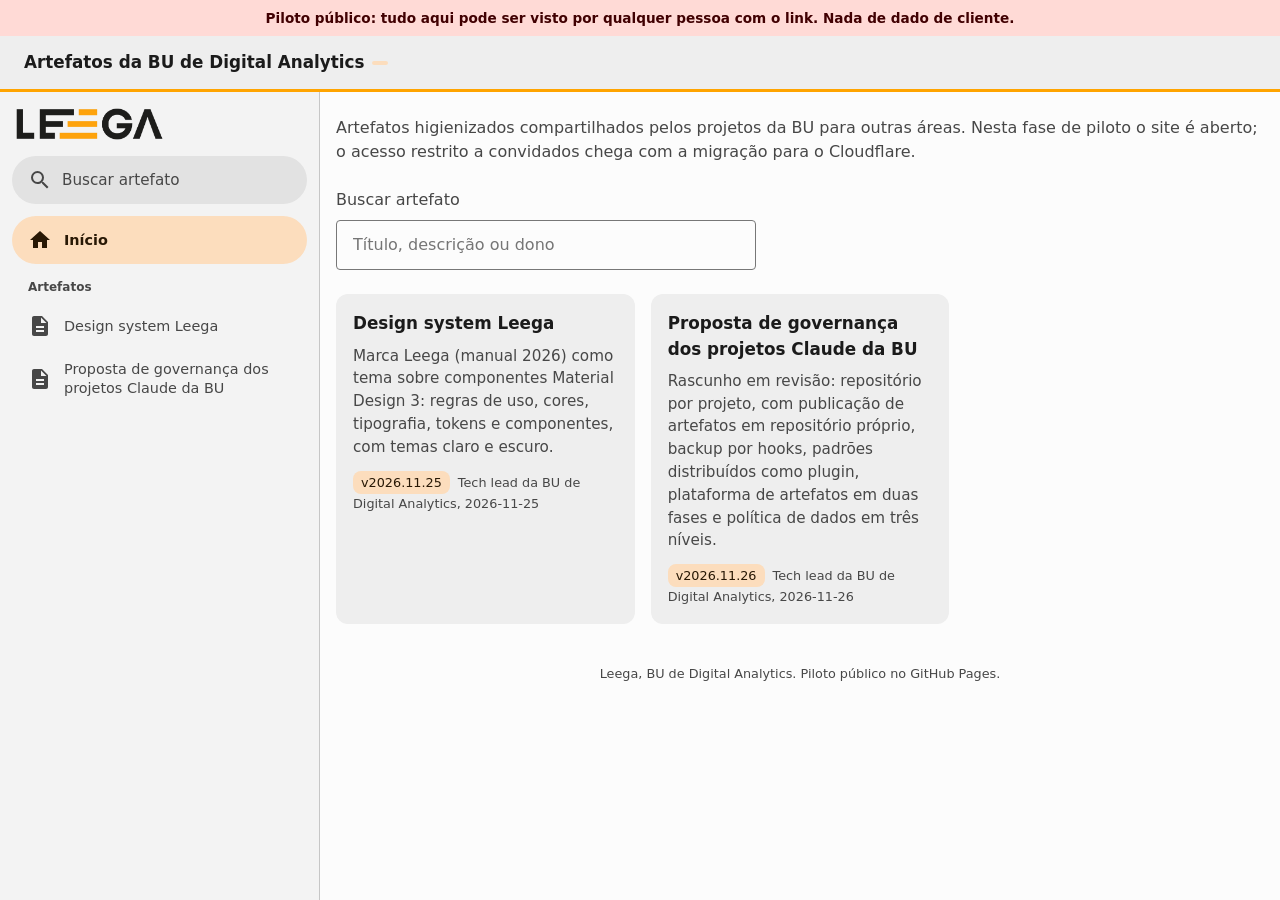
<file: index.html>
<!doctype html>
<html lang="pt-BR">
<head>
<meta charset="utf-8">
<meta name="viewport" content="width=device-width, initial-scale=1">
<meta name="robots" content="noindex, nofollow">
<title>Artefatos da BU</title>
<link rel="stylesheet" href="assets/tokens.css">
<style>
  :root { color-scheme: light dark; --gaveta-largura: min(320px, 85vw); }
  * { box-sizing: border-box; }
  html, body { height: 100%; }
  body {
    margin: 0; display: flex; flex-direction: column; overflow: hidden;
    background: var(--md-sys-color-surface);
    color: var(--md-sys-color-on-surface);
    font-family: "Montserrat", system-ui, sans-serif;
    line-height: 1.5;
  }
  svg.ic { width: 24px; height: 24px; fill: currentColor; flex: none; }
  :focus-visible { outline: 3px solid var(--md-sys-color-on-surface); outline-offset: 2px; }

  .piloto {
    margin: 0; padding: 8px 16px; text-align: center; flex: none;
    background: var(--md-sys-color-error-container); color: var(--md-sys-color-on-error-container);
    font-size: .85rem; font-weight: 600;
  }

  /* Top app bar */
  .appbar {
    flex: none; display: flex; align-items: center; flex-wrap: wrap; gap: 4px 4px;
    padding: 8px 8px; min-height: 56px;
    background: var(--md-sys-color-surface-container);
    border-bottom: 3px solid var(--md-sys-color-primary);
  }
  .appbar-titulo { flex: 1 1 100%; order: 10; min-width: 0; display: flex; align-items: center; gap: 8px; padding: 0 8px; }
  .appbar-titulo h1 {
    margin: 0; font-size: 1.05rem; font-weight: 600; line-height: 1.3;
    min-width: 0; overflow: hidden; text-overflow: ellipsis; white-space: nowrap;
  }
  .espaco { flex: 1 1 0; }
  .chip {
    display: inline-block; padding: 2px 8px; border-radius: 8px; white-space: nowrap; flex: none;
    background: var(--md-sys-color-secondary-container); color: var(--md-sys-color-on-secondary-container);
    font-size: .8rem;
  }
  .btn-icone {
    position: relative; width: 40px; height: 40px; padding: 0; border: 0; border-radius: 50%;
    display: inline-flex; align-items: center; justify-content: center; cursor: pointer;
    background: transparent; color: var(--md-sys-color-on-surface-variant); font: inherit;
  }
  .btn-icone:hover:not(:disabled) { background: color-mix(in srgb, var(--md-sys-color-on-surface-variant) 10%, transparent); }
  .btn-icone:active:not(:disabled) { background: color-mix(in srgb, var(--md-sys-color-on-surface-variant) 16%, transparent); }
  .btn-icone:disabled { opacity: .38; cursor: default; }
  .btn-icone[hidden] { display: none; }
  #btn-menu { color: var(--md-sys-color-on-surface); }

  /* Corpo: menu + conteúdo */
  .corpo { flex: 1; min-height: 0; display: flex; position: relative; }
  .gaveta {
    display: flex; flex-direction: column; width: var(--gaveta-largura); flex: none;
    background: var(--md-sys-color-surface-container-low); color: var(--md-sys-color-on-surface);
    border-right: 1px solid var(--md-sys-color-outline-variant);
  }
  .gaveta-topo { padding: 16px 16px 8px; }
  .gaveta-topo img { height: 32px; width: auto; display: block; }
  .logo-escuro { display: none !important; }
  @media (prefers-color-scheme: dark) {
    .logo-claro { display: none !important; }
    .logo-escuro { display: block !important; }
  }
  .gaveta-busca { padding: 8px 12px; }
  .campo {
    display: flex; align-items: center; gap: 8px; height: 48px; padding: 0 16px;
    border-radius: 28px; background: var(--md-sys-color-surface-container-highest);
    color: var(--md-sys-color-on-surface-variant);
  }
  .campo:focus-within { outline: 3px solid var(--md-sys-color-on-surface); outline-offset: 2px; }
  .campo input {
    flex: 1; min-width: 0; height: 100%; border: 0; background: transparent; outline: none;
    color: var(--md-sys-color-on-surface); font: inherit; font-size: .95rem;
  }
  .campo input::placeholder { color: var(--md-sys-color-on-surface-variant); opacity: 1; }
  .gaveta nav { flex: 1; overflow-y: auto; padding: 4px 12px 16px; }
  .gaveta ul { list-style: none; margin: 0; padding: 0; display: flex; flex-direction: column; gap: 2px; }
  .gaveta li[hidden] { display: none; }
  .item {
    display: flex; align-items: center; gap: 12px; min-height: 48px; padding: 8px 16px;
    border-radius: 28px; text-decoration: none; color: var(--md-sys-color-on-surface-variant);
    font-size: .9rem; font-weight: 500; line-height: 1.3;
  }
  .item:hover { background: color-mix(in srgb, var(--md-sys-color-on-surface) 8%, transparent); }
  .item[aria-current="page"] {
    background: var(--md-sys-color-secondary-container); color: var(--md-sys-color-on-secondary-container);
    font-weight: 700;
  }
  .item span { min-width: 0; overflow-wrap: anywhere; }
  .rotulo-secao { margin: 12px 0 4px; padding: 0 16px; font-size: .75rem; font-weight: 600; color: var(--md-sys-color-on-surface-variant); }
  .aviso-menu { margin: 8px 4px; padding: 12px 16px; border-radius: 12px; font-size: .85rem; background: var(--md-sys-color-surface-container); }
  .aviso-menu[hidden] { display: none; }
  .scrim { display: none; }

  .conteudo { flex: 1; min-width: 0; position: relative; display: flex; flex-direction: column; }
  .catalogo { flex: 1; overflow: auto; }
  .catalogo[hidden], .visualizador[hidden] { display: none; }
  .catalogo main { max-width: 1040px; margin: 0 auto; padding: 24px 16px 24px; }
  .intro { color: var(--md-sys-color-on-surface-variant); margin: 0 0 24px; }
  .catalogo label.intro { display: block; margin: 0 0 8px; }
  .busca {
    width: 100%; max-width: 420px; padding: 12px 16px; margin-bottom: 24px;
    border: 1px solid var(--md-sys-color-outline); border-radius: 4px;
    background: var(--md-sys-color-surface); color: var(--md-sys-color-on-surface); font: inherit;
  }
  .grade { display: grid; gap: 16px; grid-template-columns: repeat(auto-fill, minmax(min(260px, 100%), 1fr)); padding: 0; margin: 0; list-style: none; }
  .cartao {
    display: block; height: 100%; padding: 16px; border-radius: 12px; text-decoration: none;
    background: var(--md-sys-color-surface-container); color: var(--md-sys-color-on-surface);
    border: 1px solid transparent;
  }
  .cartao:hover { border-color: var(--md-sys-color-outline); }
  .cartao h2 { margin: 0 0 8px; font-size: 1.05rem; }
  .cartao p { margin: 0 0 12px; color: var(--md-sys-color-on-surface-variant); font-size: .95rem; }
  .meta { font-size: .8rem; color: var(--md-sys-color-on-surface-variant); }
  .meta .chip { margin-right: 8px; }
  .vazio { padding: 24px; border-radius: 12px; background: var(--md-sys-color-surface-container); }
  .vazio[hidden] { display: none; }
  footer { padding: 16px; text-align: center; font-size: .8rem; color: var(--md-sys-color-on-surface-variant); }

  .visualizador { flex: 1; min-height: 0; position: relative; display: flex; flex-direction: column; }
  .visualizador iframe { flex: 1; width: 100%; border: 0; background: var(--md-sys-color-surface); }
  .visualizador iframe[hidden] { display: none; }
  .nao-encontrado { margin: 24px 16px; padding: 24px; border-radius: 12px; background: var(--md-sys-color-surface-container); max-width: 560px; }
  .nao-encontrado[hidden] { display: none; }
  .nao-encontrado h2 { margin: 0 0 8px; font-size: 1.15rem; }
  .nao-encontrado p { margin: 0 0 16px; color: var(--md-sys-color-on-surface-variant); }
  .btn-tonal {
    display: inline-flex; align-items: center; min-height: 40px; padding: 0 24px; border-radius: 20px;
    background: var(--md-sys-color-secondary-container); color: var(--md-sys-color-on-secondary-container);
    text-decoration: none; font-weight: 600; font-size: .9rem;
  }

  .snackbar {
    position: fixed; left: 50%; bottom: 24px; z-index: 50; transform: translate(-50%, 16px);
    max-width: calc(100vw - 32px); padding: 12px 16px; border-radius: 4px; opacity: 0; visibility: hidden;
    background: var(--md-sys-color-inverse-surface); color: var(--md-sys-color-inverse-on-surface);
    font-size: .9rem; transition: opacity .2s, transform .2s, visibility 0s linear .2s;
  }
  .snackbar.visivel { opacity: 1; visibility: visible; transform: translate(-50%, 0); transition: opacity .2s, transform .2s; }

  /* Telas largas: menu fixo */
  @media (min-width: 960px) {
    #btn-menu { display: none; }
    .appbar { flex-wrap: nowrap; padding: 8px 16px; }
    .appbar-titulo { flex: 1 1 0; order: 0; }
    .espaco { display: none; }
  }
  /* Telas estreitas: gaveta modal */
  @media (max-width: 959.98px) {
    .gaveta {
      position: fixed; top: 0; bottom: 0; left: 0; z-index: 40; width: var(--gaveta-largura);
      border-radius: 0 16px 16px 0; border-right: 0;
      transform: translateX(-100%); visibility: hidden;
      transition: transform .25s cubic-bezier(.3, 0, 0, 1), visibility 0s linear .25s;
    }
    .gaveta.aberta { transform: none; visibility: visible; transition: transform .25s cubic-bezier(.3, 0, 0, 1); }
    .scrim {
      display: block; position: fixed; inset: 0; z-index: 30; opacity: 0; visibility: hidden;
      background: color-mix(in srgb, var(--md-sys-color-scrim) 32%, transparent);
      transition: opacity .25s, visibility 0s linear .25s;
    }
    .scrim.aberta { opacity: 1; visibility: visible; transition: opacity .25s; }
  }
  @media (prefers-reduced-motion: reduce) {
    .gaveta, .gaveta.aberta, .scrim, .scrim.aberta, .snackbar, .snackbar.visivel { transition: none; }
  }
</style>
</head>
<body>
<p class="piloto" role="note">Piloto público: tudo aqui pode ser visto por qualquer pessoa com o link. Nada de dado de cliente.</p>

<header class="appbar" id="appbar">
  <button type="button" class="btn-icone" id="btn-menu" aria-label="Abrir menu" title="Abrir menu" aria-controls="gaveta" aria-expanded="false">
    <svg class="ic" viewBox="0 0 24 24" aria-hidden="true" focusable="false"><path d="M3 18h18v-2H3v2zm0-5h18v-2H3v2zm0-7v2h18V6H3z"/></svg>
  </button>
  <button type="button" class="btn-icone" id="btn-voltar" aria-label="Voltar ao catálogo" title="Voltar ao catálogo" hidden>
    <svg class="ic" viewBox="0 0 24 24" aria-hidden="true" focusable="false"><path d="M20 11H7.83l5.59-5.59L12 4l-8 8 8 8 1.41-1.41L7.83 13H20v-2z"/></svg>
  </button>
  <span class="espaco"></span>
  <div class="appbar-titulo">
    <h1 id="titulo">Artefatos da BU de Digital Analytics</h1>
    <span class="chip" id="versao" hidden></span>
  </div>
  <button type="button" class="btn-icone" id="btn-anterior" aria-label="Artefato anterior" title="Artefato anterior (Alt+←)" hidden>
    <svg class="ic" viewBox="0 0 24 24" aria-hidden="true" focusable="false"><path d="M15.41 7.41 14 6l-6 6 6 6 1.41-1.41L10.83 12z"/></svg>
  </button>
  <button type="button" class="btn-icone" id="btn-proximo" aria-label="Próximo artefato" title="Próximo artefato (Alt+→)" hidden>
    <svg class="ic" viewBox="0 0 24 24" aria-hidden="true" focusable="false"><path d="M10 6 8.59 7.41 13.17 12l-4.58 4.59L10 18l6-6z"/></svg>
  </button>
  <button type="button" class="btn-icone" id="btn-nova-aba" aria-label="Abrir em nova aba" title="Abrir em nova aba" hidden>
    <svg class="ic" viewBox="0 0 24 24" aria-hidden="true" focusable="false"><path d="M19 19H5V5h7V3H5a2 2 0 0 0-2 2v14a2 2 0 0 0 2 2h14c1.1 0 2-.9 2-2v-7h-2v7zM14 3v2h3.59l-9.83 9.83 1.41 1.41L19 6.41V10h2V3h-7z"/></svg>
  </button>
  <button type="button" class="btn-icone" id="btn-copiar" aria-label="Copiar link" title="Copiar link" hidden>
    <svg class="ic" viewBox="0 0 24 24" aria-hidden="true" focusable="false"><path d="M3.9 12c0-1.71 1.39-3.1 3.1-3.1h4V7H7c-2.76 0-5 2.24-5 5s2.24 5 5 5h4v-1.9H7c-1.71 0-3.1-1.39-3.1-3.1zM8 13h8v-2H8v2zm9-6h-4v1.9h4c1.71 0 3.1 1.39 3.1 3.1s-1.39 3.1-3.1 3.1h-4V17h4c2.76 0 5-2.24 5-5s-2.24-5-5-5z"/></svg>
  </button>
</header>

<div class="corpo" id="corpo">
  <div class="scrim" id="scrim"></div>
  <aside class="gaveta" id="gaveta">
    <div class="gaveta-topo">
      <img class="logo-claro" src="assets/logo-leega-positivo.png" alt="Leega">
      <img class="logo-escuro" src="assets/logo-leega-negativo.png" alt="Leega">
    </div>
    <div class="gaveta-busca">
      <label class="campo">
        <svg class="ic" viewBox="0 0 24 24" aria-hidden="true" focusable="false"><path d="M15.5 14h-.79l-.28-.27A6.47 6.47 0 0 0 16 9.5 6.5 6.5 0 1 0 9.5 16c1.61 0 3.09-.59 4.23-1.57l.27.28v.79l5 4.99L20.49 19l-4.99-5zm-6 0C7.01 14 5 11.99 5 9.5S7.01 5 9.5 5 14 7.01 14 9.5 11.99 14 9.5 14z"/></svg>
        <input id="busca-menu" type="search" placeholder="Buscar artefato" aria-label="Buscar artefato no menu" autocomplete="off">
      </label>
    </div>
    <nav aria-label="Artefatos">
      <ul id="menu-lista"></ul>
      <p class="aviso-menu" id="menu-aviso" role="status" hidden></p>
    </nav>
  </aside>

  <div class="conteudo" id="conteudo">
    <section class="catalogo" id="catalogo" aria-label="Catálogo">
      <main>
        <p class="intro">Artefatos higienizados compartilhados pelos projetos da BU para outras áreas. Nesta fase de piloto o site é aberto; o acesso restrito a convidados chega com a migração para o Cloudflare.</p>
        <label for="busca" class="intro">Buscar artefato</label>
        <input id="busca" class="busca" type="search" placeholder="Título, descrição ou dono" autocomplete="off">
        <ul id="lista" class="grade" aria-live="polite"></ul>
        <div id="vazio" class="vazio" hidden>Nenhum artefato compartilhado ainda. O compartilhamento é feito pela skill <code>/padroes-bu:compartilhar-artefato</code>, sempre por pull request.</div>
      </main>
      <footer>Leega, BU de Digital Analytics. Piloto público no GitHub Pages.</footer>
    </section>
    <section class="visualizador" id="visualizador" aria-label="Visualizador de artefato" hidden>
      <iframe id="quadro" title="Artefato" allow="clipboard-write; fullscreen" hidden></iframe>
      <div class="nao-encontrado" id="nao-encontrado" hidden>
        <h2>Artefato não encontrado</h2>
        <p>Não existe um artefato com o identificador informado no link. Ele pode ter sido renomeado ou ainda não foi compartilhado.</p>
        <a class="btn-tonal" href="#/">Ir para o início</a>
      </div>
    </section>
  </div>
</div>
<div class="snackbar" id="snackbar" role="status" aria-live="polite"></div>

<script>
(function () {
  'use strict';
  const TITULO_BASE = 'Artefatos da BU';
  const TITULO_CATALOGO = 'Artefatos da BU de Digital Analytics';
  const $ = id => document.getElementById(id);
  const el = {
    corpo: $('corpo'), gaveta: $('gaveta'), scrim: $('scrim'), conteudo: $('conteudo'), appbar: $('appbar'),
    btnMenu: $('btn-menu'), btnVoltar: $('btn-voltar'), btnAnt: $('btn-anterior'), btnProx: $('btn-proximo'),
    btnAba: $('btn-nova-aba'), btnCopiar: $('btn-copiar'), titulo: $('titulo'), versao: $('versao'),
    menuLista: $('menu-lista'), menuAviso: $('menu-aviso'), buscaMenu: $('busca-menu'),
    catalogo: $('catalogo'), visualizador: $('visualizador'), quadro: $('quadro'), naoEncontrado: $('nao-encontrado'),
    lista: $('lista'), vazio: $('vazio'), busca: $('busca'), snack: $('snackbar')
  };
  const larga = window.matchMedia('(min-width: 960px)');
  let artefatos = [];
  let erro = false;
  let itensMenu = new Map();   // slug -> {li, a, texto}
  let itemInicio = null;
  let atual = null;            // artefato aberto ou null
  let gavetaAberta = false;

  const texto = v => v == null ? '' : String(v);
  const norm = s => texto(s).toLowerCase().normalize('NFD').replace(/[̀-ͯ]/g, '');
  const versaoCurta = a => 'v' + texto(a.versao).replace(/^v/, '');
  const hashDe = slug => '#/a/' + encodeURIComponent(slug);

  function icone(d) {
    const ns = 'http://www.w3.org/2000/svg';
    const s = document.createElementNS(ns, 'svg');
    s.setAttribute('class', 'ic'); s.setAttribute('viewBox', '0 0 24 24');
    s.setAttribute('aria-hidden', 'true'); s.setAttribute('focusable', 'false');
    const p = document.createElementNS(ns, 'path'); p.setAttribute('d', d);
    s.append(p); return s;
  }
  const D_HOME = 'M10 20v-6h4v6h5v-8h3L12 3 2 12h3v8z';
  const D_DOC = 'M14 2H6c-1.1 0-1.99.9-1.99 2L4 20c0 1.1.89 2 1.99 2H18c1.1 0 2-.9 2-2V8l-6-6zm2 16H8v-2h8v2zm0-4H8v-2h8v2zm-3-5V3.5L18.5 9H13z';

  /* ---------- Menu ---------- */
  function criarItem(href, rotulo, d) {
    const li = document.createElement('li');
    const a = document.createElement('a');
    a.className = 'item'; a.href = href;
    const sp = document.createElement('span'); sp.textContent = rotulo;
    a.append(icone(d), sp); li.append(a);
    a.addEventListener('click', () => { if (!larga.matches) fecharGaveta(true); });
    return { li, a };
  }

  function montarMenu() {
    el.menuLista.replaceChildren();
    itensMenu = new Map();
    const inicio = criarItem('#/', 'Início', D_HOME);
    itemInicio = inicio.a;
    el.menuLista.append(inicio.li);
    if (artefatos.length) {
      const rot = document.createElement('li');
      rot.className = 'rotulo-secao'; rot.textContent = 'Artefatos';
      rot.setAttribute('role', 'presentation');
      el.menuLista.append(rot);
    }
    for (const a of artefatos) {
      const it = criarItem(hashDe(a.slug), texto(a.titulo || a.slug), D_DOC);
      itensMenu.set(a.slug, { li: it.li, a: it.a, alvo: norm([a.titulo, a.slug].join(' ')) });
      el.menuLista.append(it.li);
    }
    if (erro) mostrarAvisoMenu('Não foi possível carregar a lista de artefatos. Tente recarregar a página.');
    else if (!artefatos.length) mostrarAvisoMenu('Nenhum artefato compartilhado ainda.');
    else mostrarAvisoMenu('');
    filtrarMenu();
    marcarAtivo();
  }

  function mostrarAvisoMenu(msg) { el.menuAviso.textContent = msg; el.menuAviso.hidden = !msg; }

  function filtrarMenu() {
    const f = norm(el.buscaMenu.value.trim());
    let visiveis = 0;
    for (const { li, alvo } of itensMenu.values()) {
      const ok = !f || alvo.includes(f);
      li.hidden = !ok; if (ok) visiveis++;
    }
    const rot = el.menuLista.querySelector('.rotulo-secao');
    if (rot) rot.hidden = visiveis === 0;
    if (artefatos.length && !erro) mostrarAvisoMenu(visiveis === 0 ? 'Nenhum artefato encontrado para essa busca.' : '');
  }

  function marcarAtivo() {
    if (itemInicio) {
      if (!atual && !slugInvalido) itemInicio.setAttribute('aria-current', 'page'); else itemInicio.removeAttribute('aria-current');
    }
    for (const [slug, { a }] of itensMenu) {
      if (atual && atual.slug === slug) a.setAttribute('aria-current', 'page'); else a.removeAttribute('aria-current');
    }
  }

  /* ---------- Gaveta (tela estreita) ---------- */
  function definirInerte(aplicar) {
    for (const n of [el.conteudo, el.appbar, document.querySelector('.piloto')]) {
      if (aplicar) n.setAttribute('inert', ''); else n.removeAttribute('inert');
    }
  }
  function abrirGaveta() {
    if (larga.matches || gavetaAberta) return;
    gavetaAberta = true;
    el.gaveta.classList.add('aberta'); el.scrim.classList.add('aberta');
    el.btnMenu.setAttribute('aria-expanded', 'true');
    definirInerte(true);
    void el.gaveta.offsetWidth;  // força o estilo antes do foco
    (itemInicio || el.buscaMenu).focus();
  }
  function fecharGaveta(devolverFoco) {
    if (!gavetaAberta) return;
    gavetaAberta = false;
    el.gaveta.classList.remove('aberta'); el.scrim.classList.remove('aberta');
    el.btnMenu.setAttribute('aria-expanded', 'false');
    definirInerte(false);
    if (devolverFoco) el.btnMenu.focus();
  }
  el.btnMenu.addEventListener('click', () => gavetaAberta ? fecharGaveta(true) : abrirGaveta());
  el.scrim.addEventListener('click', () => fecharGaveta(true));
  larga.addEventListener('change', () => { if (larga.matches) fecharGaveta(false); });

  /* ---------- Rotas ---------- */
  let slugInvalido = false;
  let carregado = false;

  function slugDoHash() {
    const m = /^#\/a\/([^/?#]+)/.exec(location.hash);
    if (!m) return null;
    try { return decodeURIComponent(m[1]); } catch (e) { return m[1]; }
  }

  function indiceAtual() { return atual ? artefatos.indexOf(atual) : -1; }

  function rotear() {
    if (!carregado) return;
    const slug = slugDoHash();
    atual = slug ? (artefatos.find(a => a.slug === slug) || null) : null;
    slugInvalido = !!slug && !atual;
    const emViewer = !!slug;

    el.catalogo.hidden = emViewer;
    el.visualizador.hidden = !emViewer;
    for (const b of [el.btnVoltar, el.btnAnt, el.btnProx, el.btnAba, el.btnCopiar]) b.hidden = !atual && b !== el.btnVoltar;
    el.btnVoltar.hidden = !emViewer;

    if (atual) {
      const i = indiceAtual();
      el.btnAnt.disabled = i <= 0;
      el.btnProx.disabled = i >= artefatos.length - 1;
      el.titulo.textContent = texto(atual.titulo || atual.slug);
      el.versao.textContent = versaoCurta(atual); el.versao.hidden = false;
      document.title = texto(atual.titulo || atual.slug) + ' | ' + TITULO_BASE;
      el.naoEncontrado.hidden = true;
      const destino = 'artefatos/' + encodeURIComponent(atual.slug) + '/';
      el.quadro.title = 'Artefato: ' + texto(atual.titulo || atual.slug);
      if (el.quadro.dataset.slug !== atual.slug) {
        el.quadro.dataset.slug = atual.slug;
        el.quadro.contentWindow ? el.quadro.contentWindow.location.replace(destino) : (el.quadro.src = destino);
      }
      el.quadro.hidden = false;
    } else if (slugInvalido) {
      el.titulo.textContent = 'Artefato não encontrado';
      el.versao.hidden = true;
      document.title = 'Artefato não encontrado | ' + TITULO_BASE;
      el.quadro.hidden = true; delete el.quadro.dataset.slug; el.quadro.removeAttribute('src');
      el.naoEncontrado.hidden = false;
    } else {
      el.titulo.textContent = TITULO_CATALOGO;
      el.versao.hidden = true;
      document.title = TITULO_BASE;
      el.quadro.hidden = true; delete el.quadro.dataset.slug; el.quadro.removeAttribute('src');
      el.naoEncontrado.hidden = true;
    }
    marcarAtivo();
    if (atual && itensMenu.has(atual.slug)) itensMenu.get(atual.slug).a.scrollIntoView({ block: 'nearest' });
  }
  window.addEventListener('hashchange', rotear);

  function irPara(delta) {
    const i = indiceAtual(), j = i + delta;
    if (i < 0 || j < 0 || j >= artefatos.length) return;
    location.hash = hashDe(artefatos[j].slug);
  }
  el.btnAnt.addEventListener('click', () => irPara(-1));
  el.btnProx.addEventListener('click', () => irPara(1));
  el.btnVoltar.addEventListener('click', () => { location.hash = '#/'; });
  el.btnAba.addEventListener('click', () => {
    if (atual) window.open('artefatos/' + encodeURIComponent(atual.slug) + '/', '_blank', 'noopener');
  });

  /* ---------- Copiar link ---------- */
  let timerSnack = null;
  function avisar(msg) {
    el.snack.textContent = msg; el.snack.classList.add('visivel');
    clearTimeout(timerSnack); timerSnack = setTimeout(() => el.snack.classList.remove('visivel'), 4000);
  }
  function copiarFallback(t) {
    const ta = document.createElement('textarea');
    ta.value = t; ta.setAttribute('readonly', '');
    ta.style.cssText = 'position:fixed;top:0;left:0;opacity:0';
    document.body.append(ta); ta.select();
    let ok = false;
    try { ok = document.execCommand('copy'); } catch (e) { ok = false; }
    ta.remove(); return ok;
  }
  el.btnCopiar.addEventListener('click', async () => {
    const url = location.href;
    let ok = false;
    try { await navigator.clipboard.writeText(url); ok = true; } catch (e) { ok = copiarFallback(url); }
    avisar(ok ? 'Link copiado' : 'Não foi possível copiar. Copie o endereço pela barra do navegador.');
  });

  /* ---------- Atalhos ---------- */
  document.addEventListener('keydown', e => {
    if (e.key === 'Escape' && gavetaAberta) { e.preventDefault(); fecharGaveta(true); return; }
    if (!e.altKey || e.ctrlKey || e.metaKey || e.shiftKey) return;
    if (e.key !== 'ArrowLeft' && e.key !== 'ArrowRight') return;
    const t = e.target;
    if (t && (t.tagName === 'INPUT' || t.tagName === 'TEXTAREA' || t.isContentEditable)) return;
    if (!atual || gavetaAberta) return;
    e.preventDefault();
    irPara(e.key === 'ArrowLeft' ? -1 : 1);
  });

  /* ---------- Catálogo ---------- */
  function renderCatalogo(filtro) {
    const f = norm(filtro.trim());
    const itens = artefatos.filter(a => !f || [a.titulo, a.descricao, a.dono, a.slug].some(c => norm(c).includes(f)));
    el.lista.replaceChildren();
    el.vazio.hidden = artefatos.length > 0;
    if (erro) { el.vazio.hidden = false; el.vazio.textContent = 'Não foi possível carregar a lista de artefatos. Tente recarregar a página.'; }
    for (const a of itens) {
      const li = document.createElement('li');
      const link = document.createElement('a');
      link.className = 'cartao';
      link.href = hashDe(texto(a.slug));
      const h2 = document.createElement('h2'); h2.textContent = texto(a.titulo || a.slug);
      const p = document.createElement('p'); p.textContent = texto(a.descricao);
      const meta = document.createElement('div'); meta.className = 'meta';
      const chip = document.createElement('span'); chip.className = 'chip'; chip.textContent = versaoCurta(a);
      meta.append(chip, document.createTextNode(texto(a.dono) + (a.publicado_em ? ', ' + a.publicado_em : '')));
      link.append(h2, p, meta);
      li.append(link);
      el.lista.append(li);
    }
  }
  el.busca.addEventListener('input', () => renderCatalogo(el.busca.value));
  el.buscaMenu.addEventListener('input', filtrarMenu);

  /* ---------- Carga ---------- */
  fetch('manifest.json', { cache: 'no-store' })
    .then(r => { if (!r.ok) throw new Error('http ' + r.status); return r.json(); })
    .catch(() => { erro = true; return []; })
    .then(dados => {
      artefatos = (Array.isArray(dados) ? dados : []).filter(a => a && a.slug)
        .sort((x, y) => texto(x.titulo || x.slug).localeCompare(texto(y.titulo || y.slug), 'pt-BR'));
      carregado = true;
      montarMenu();
      renderCatalogo('');
      rotear();
    });
})();
</script>
</body>
</html>
</file>
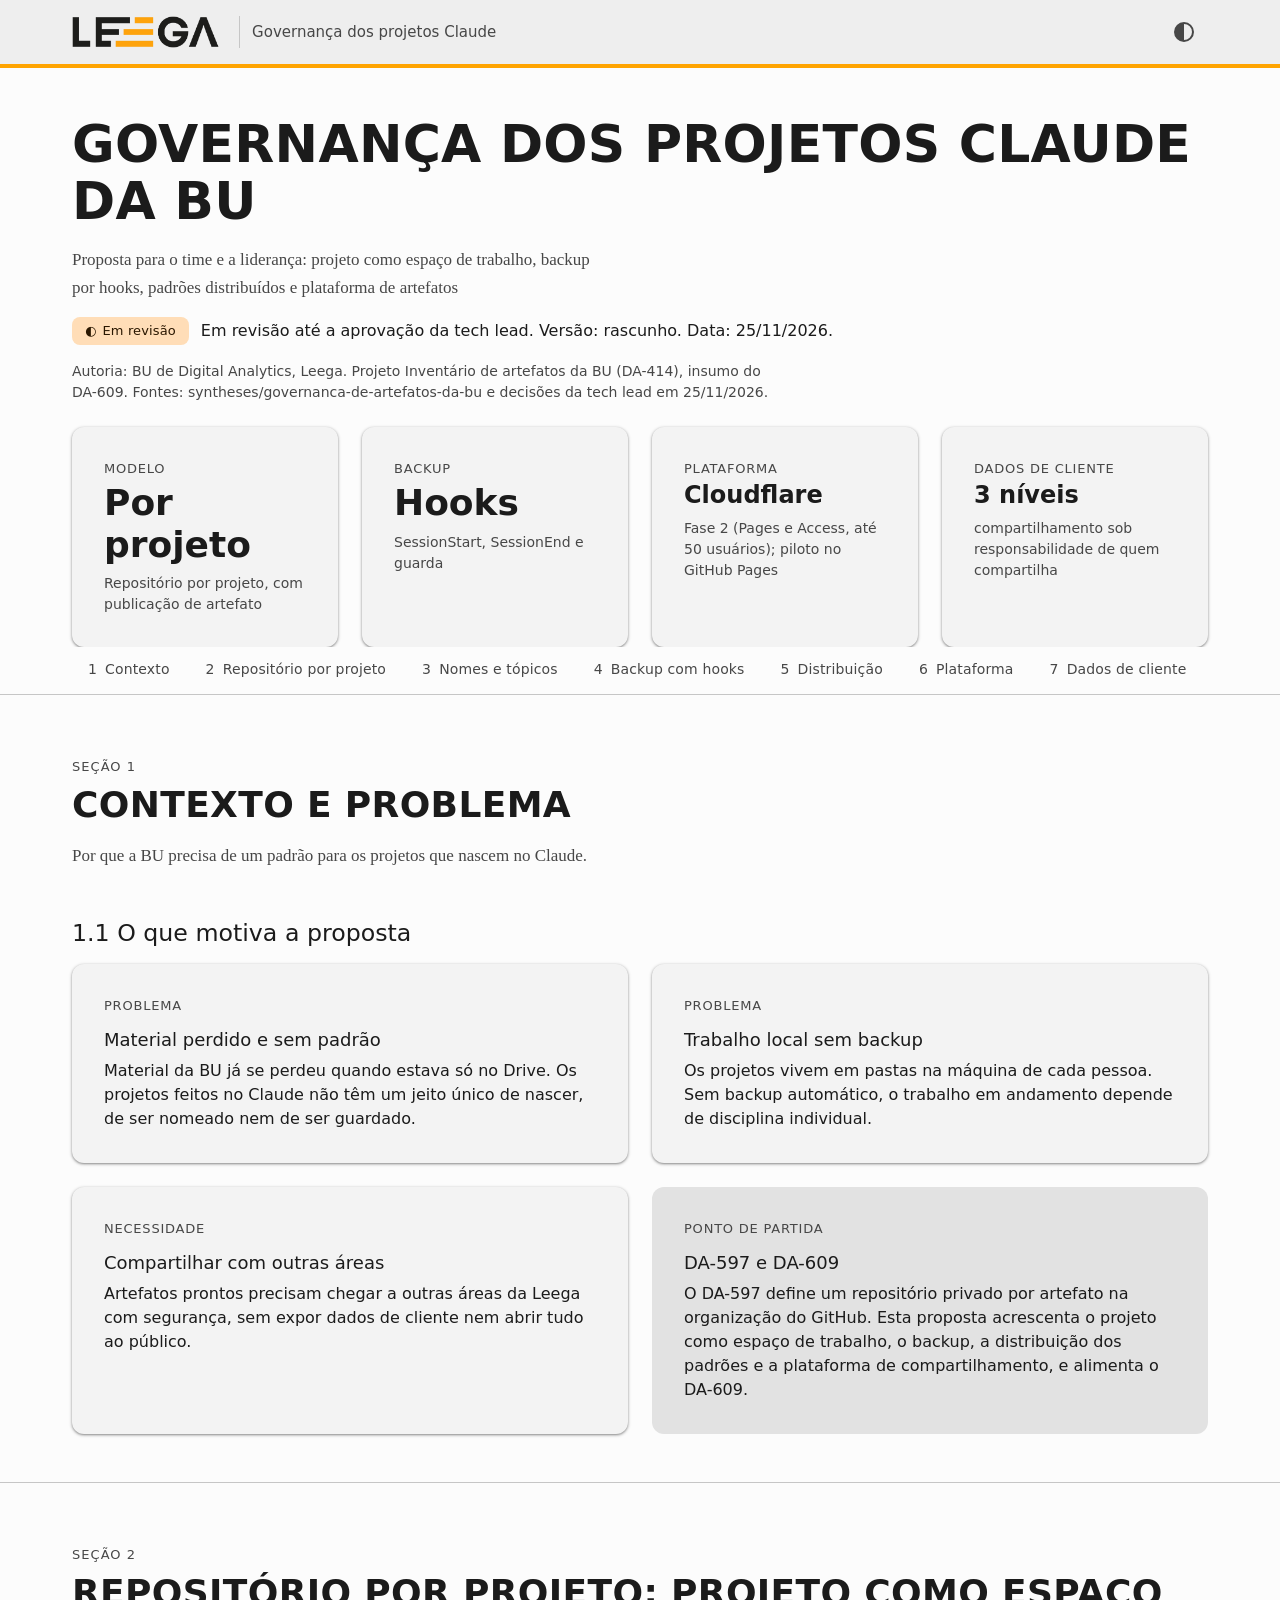
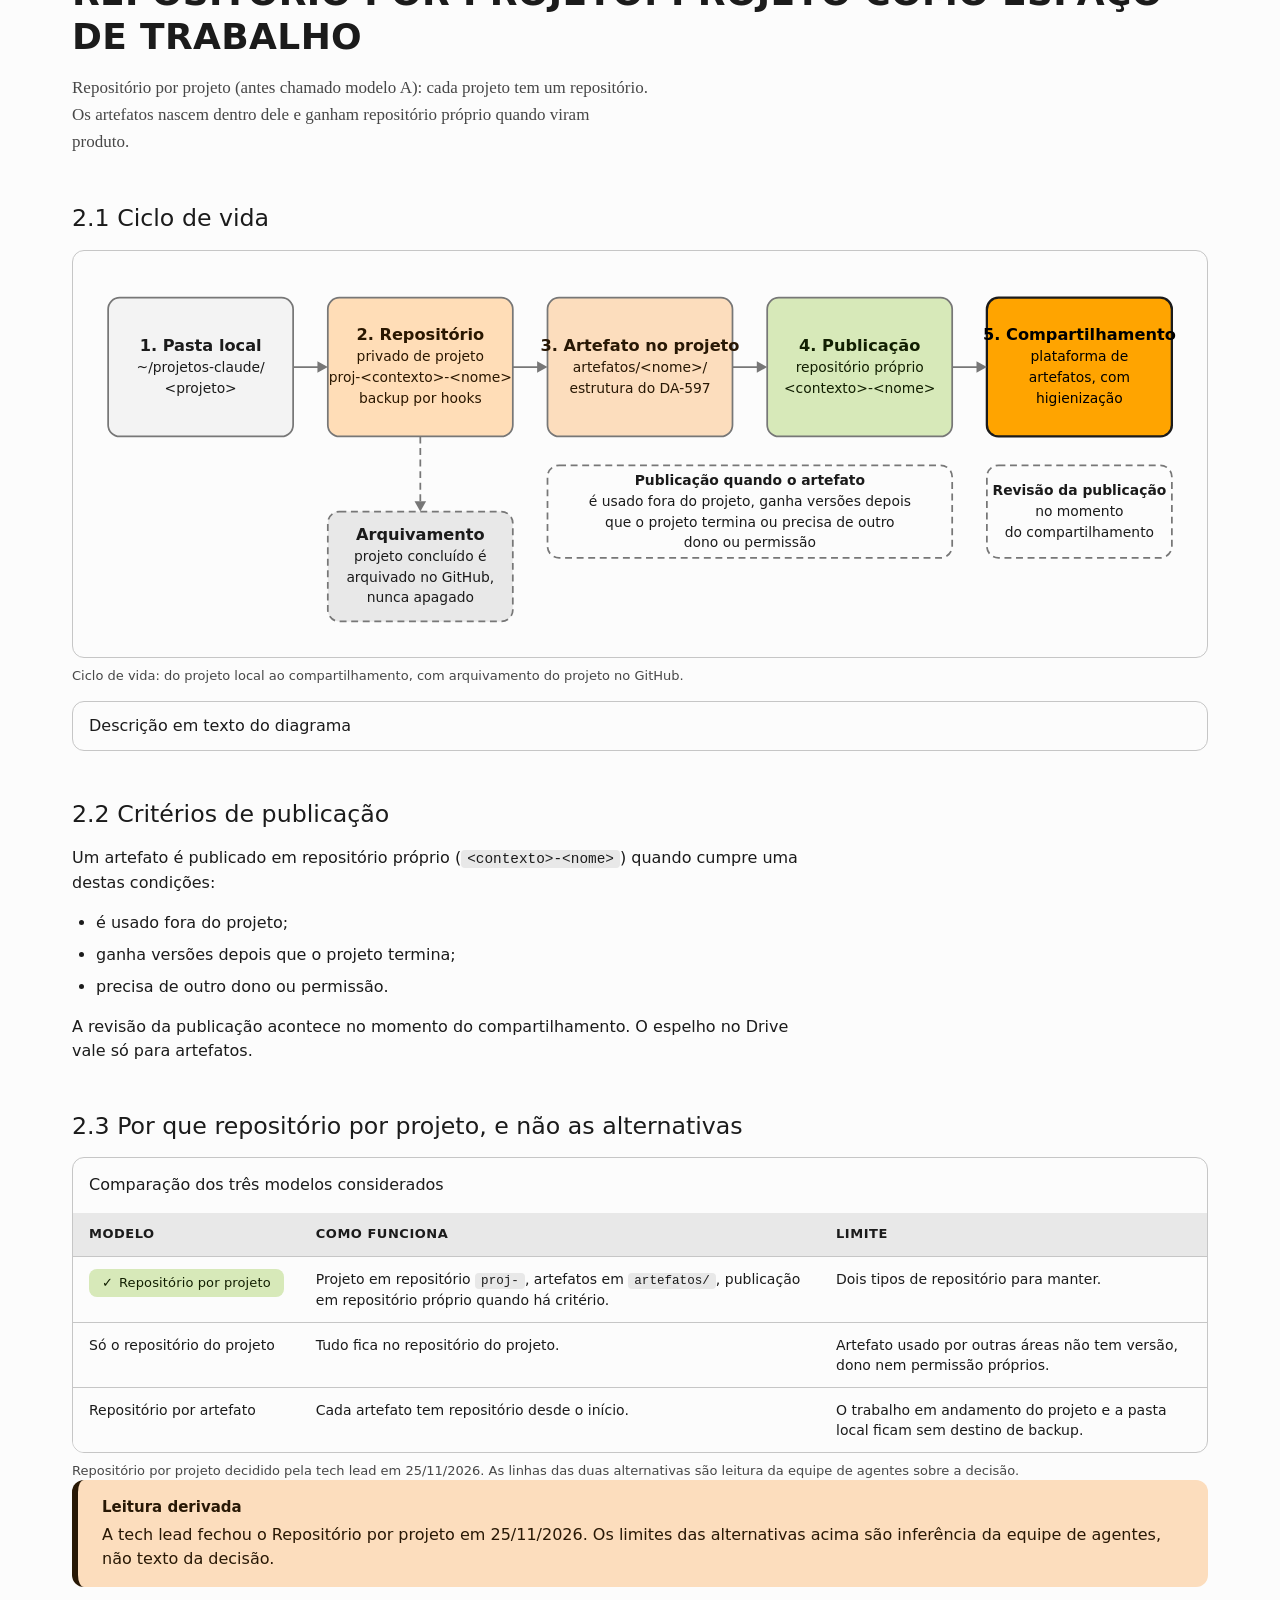
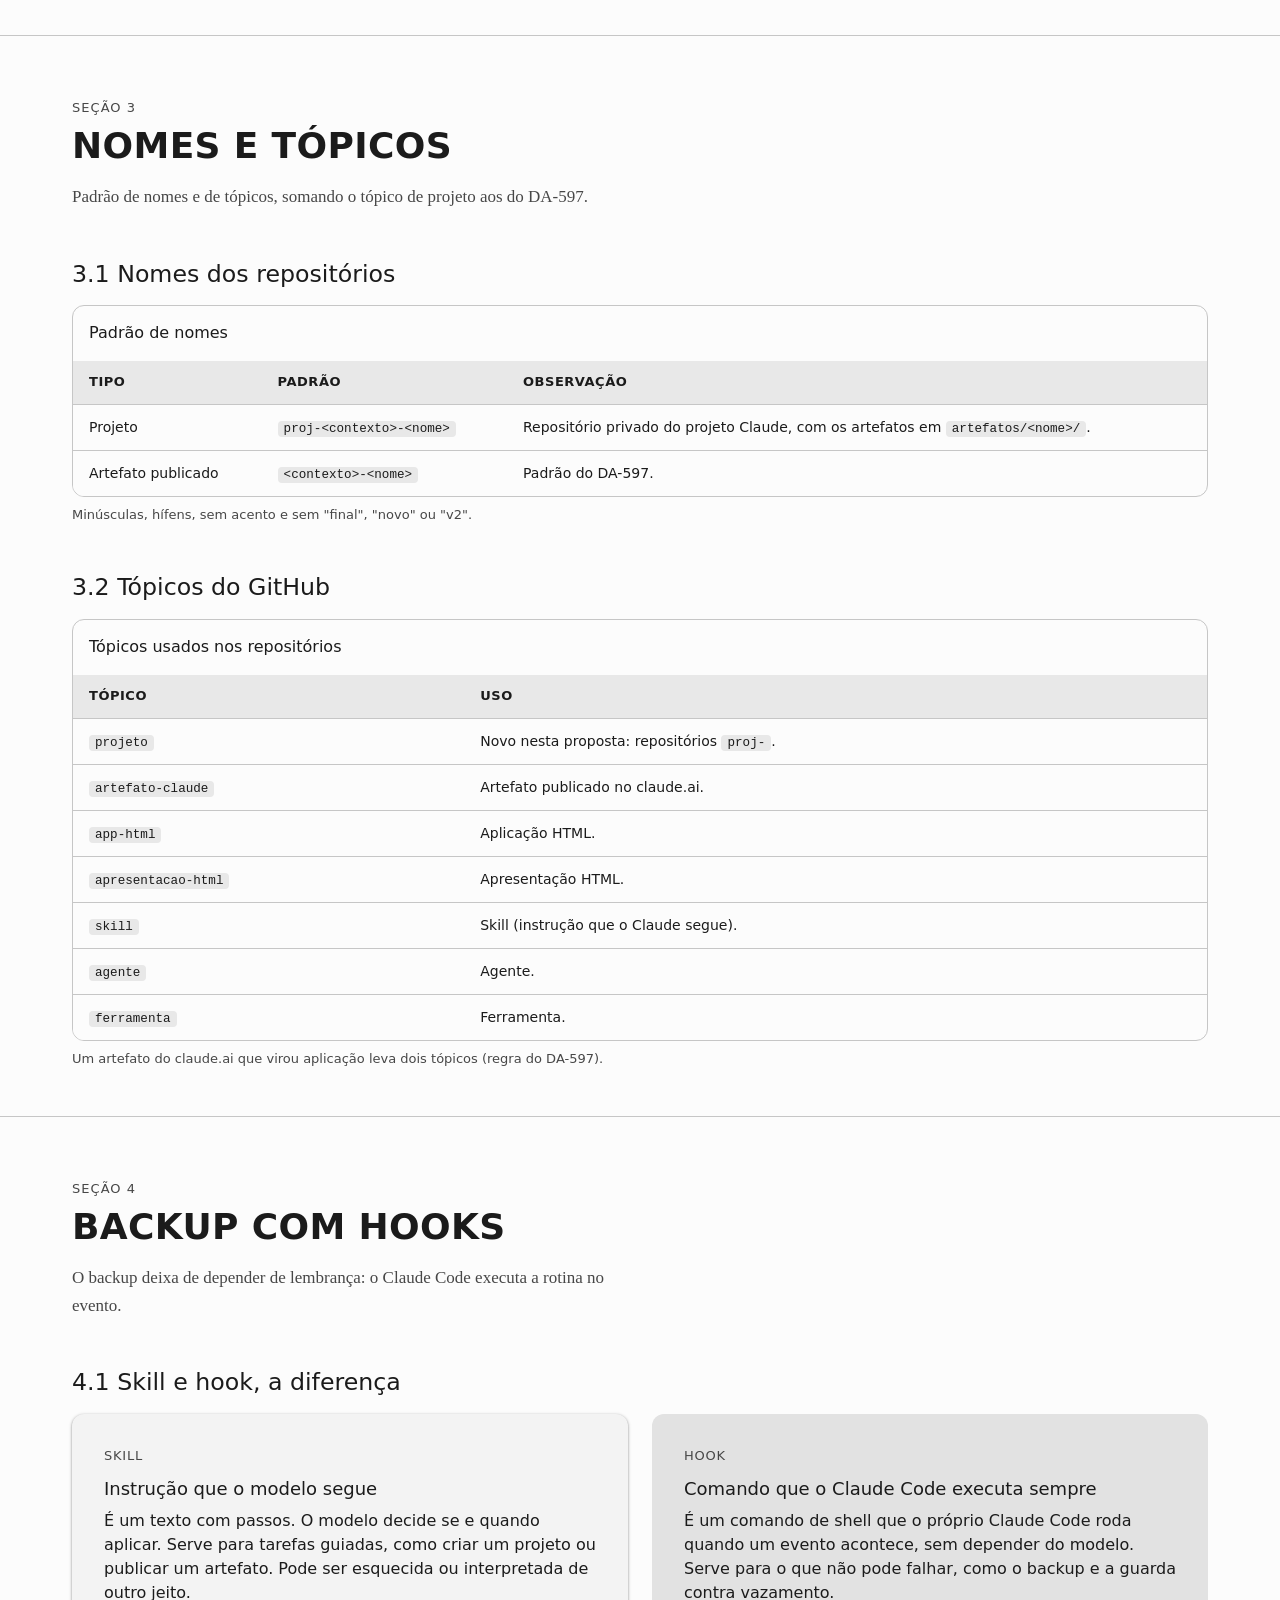
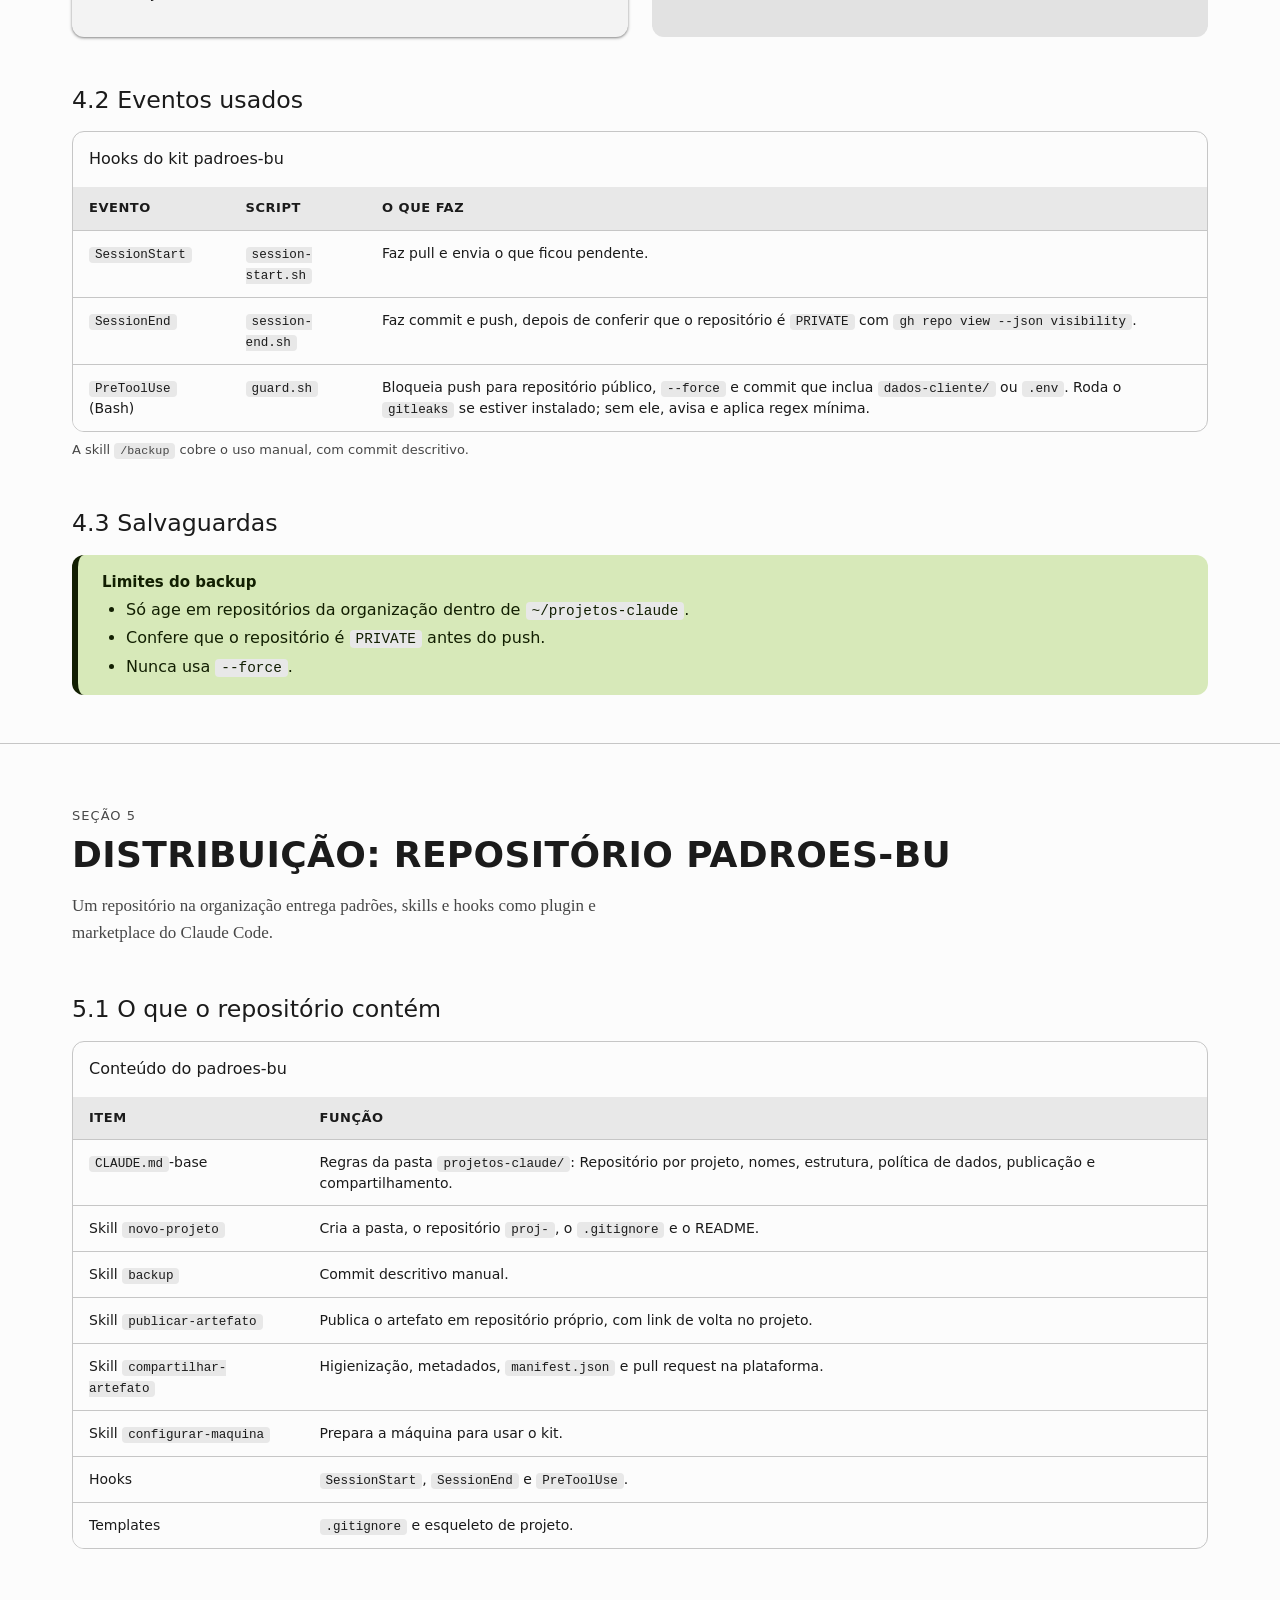
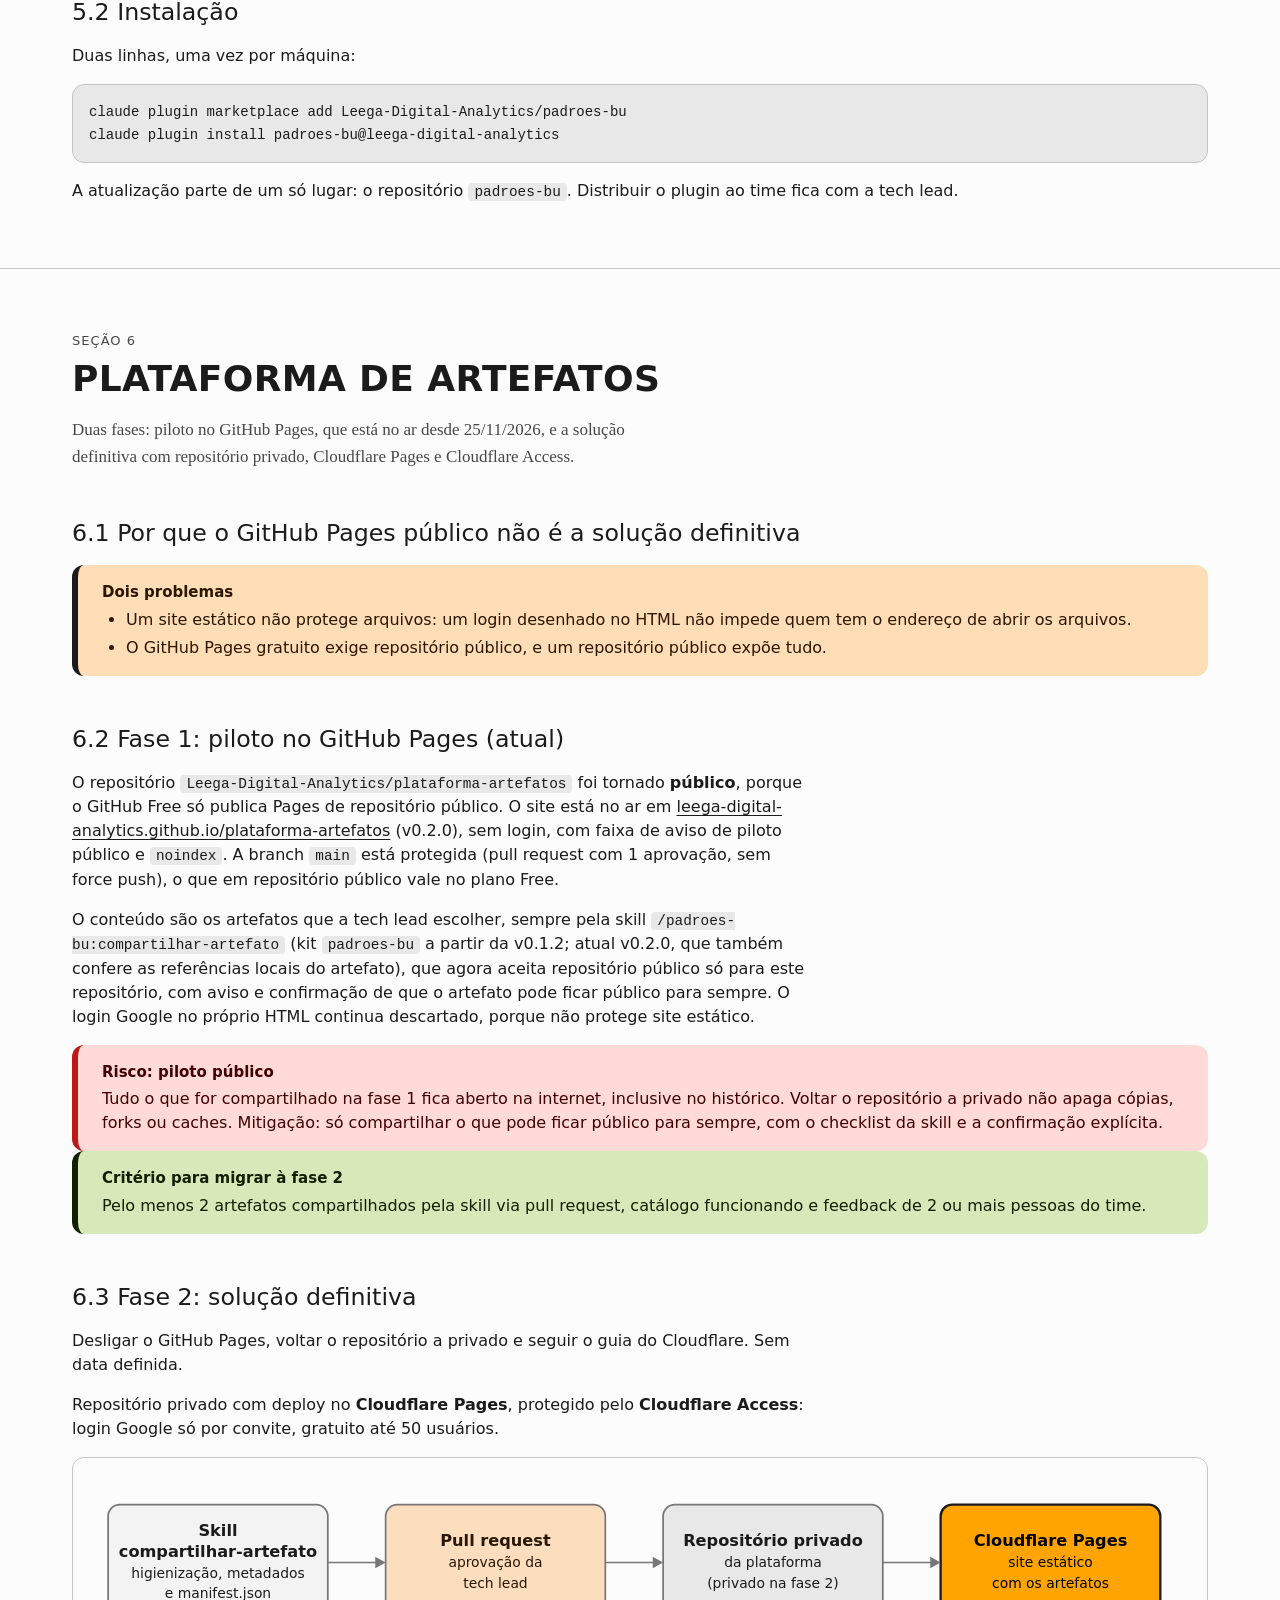
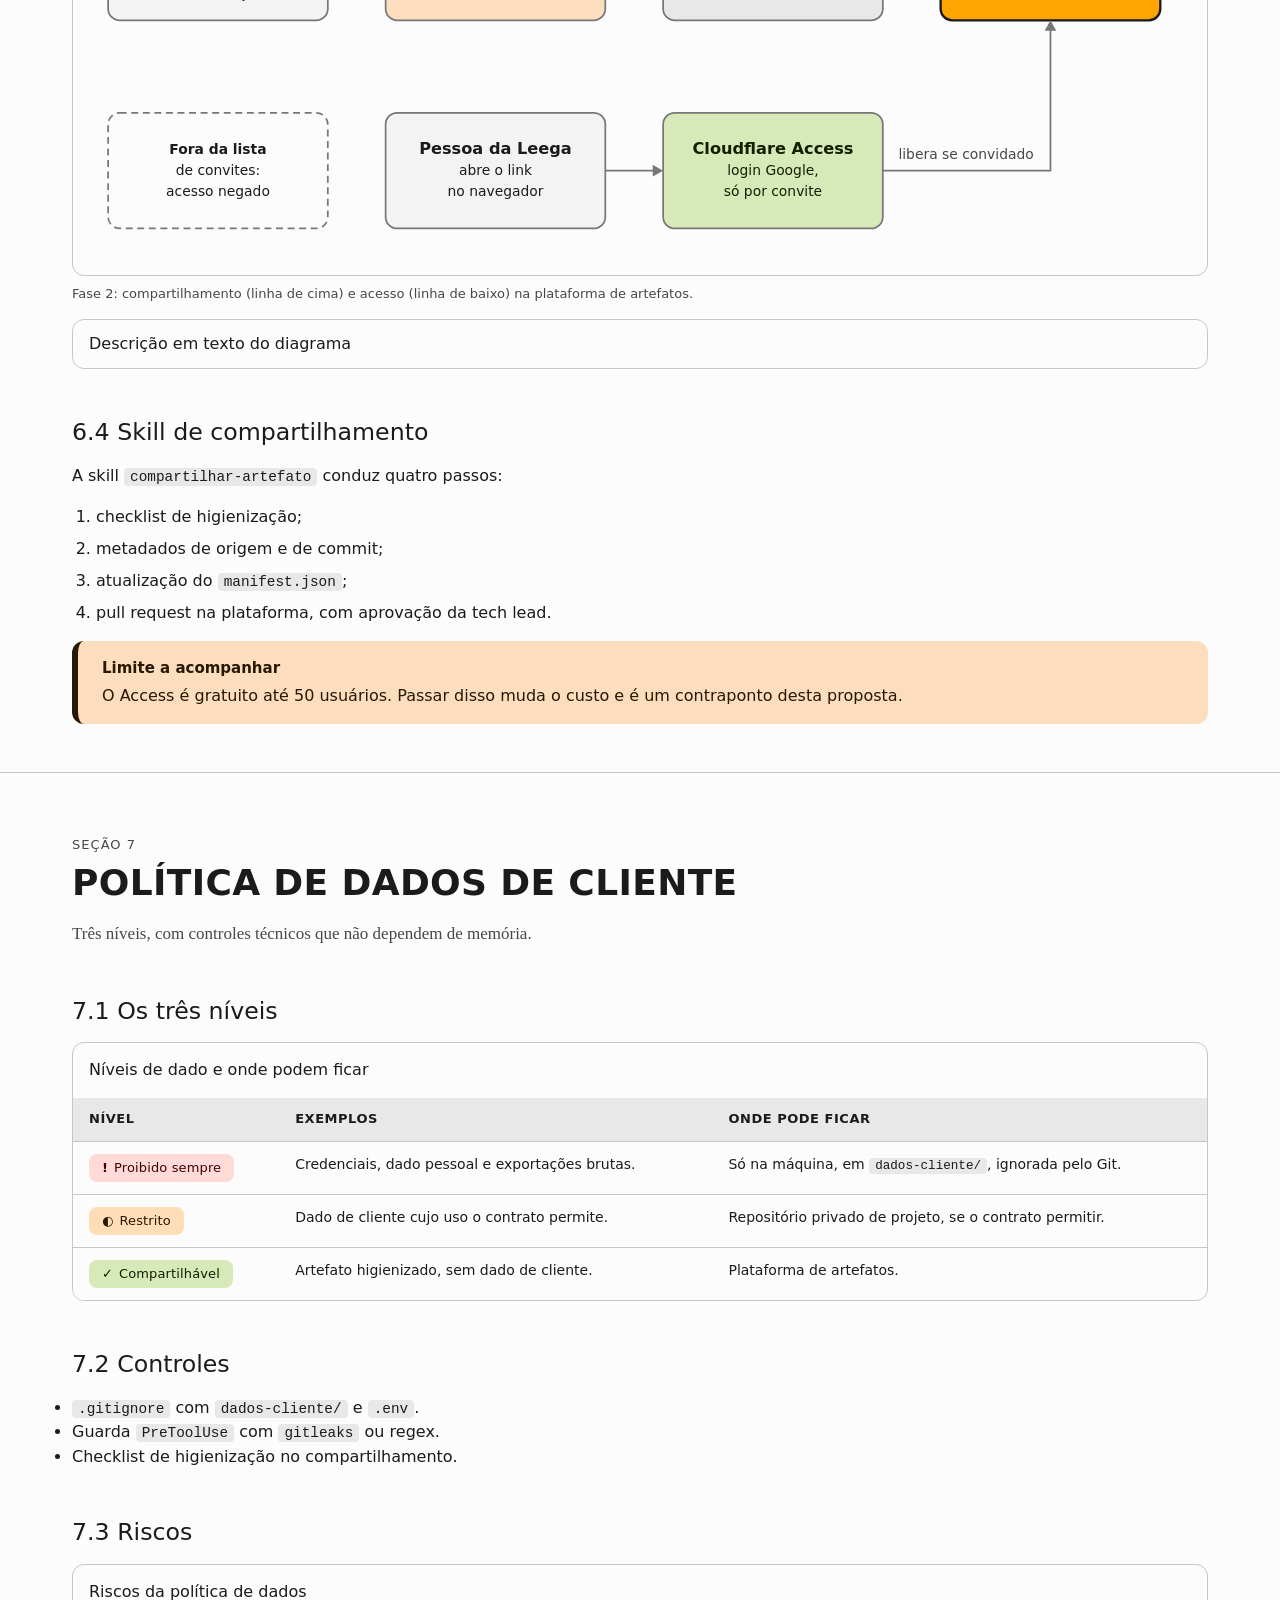
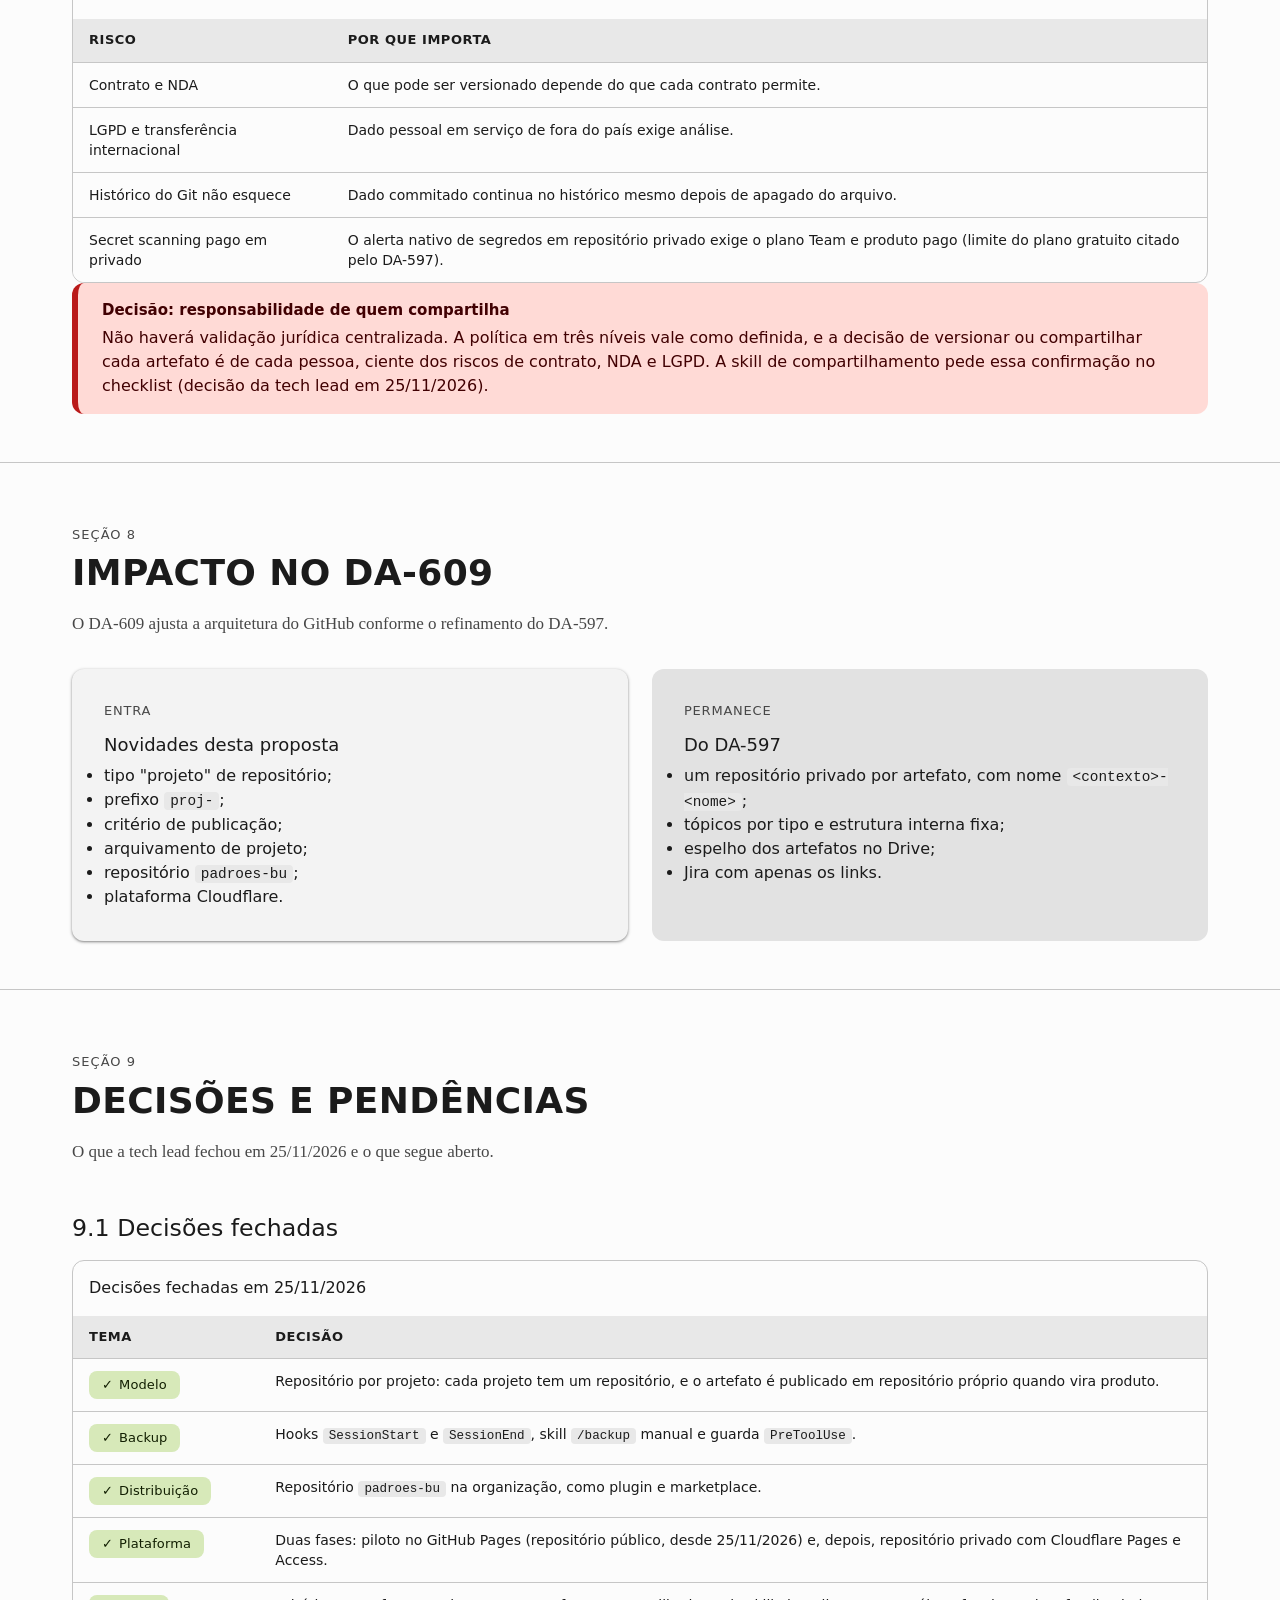
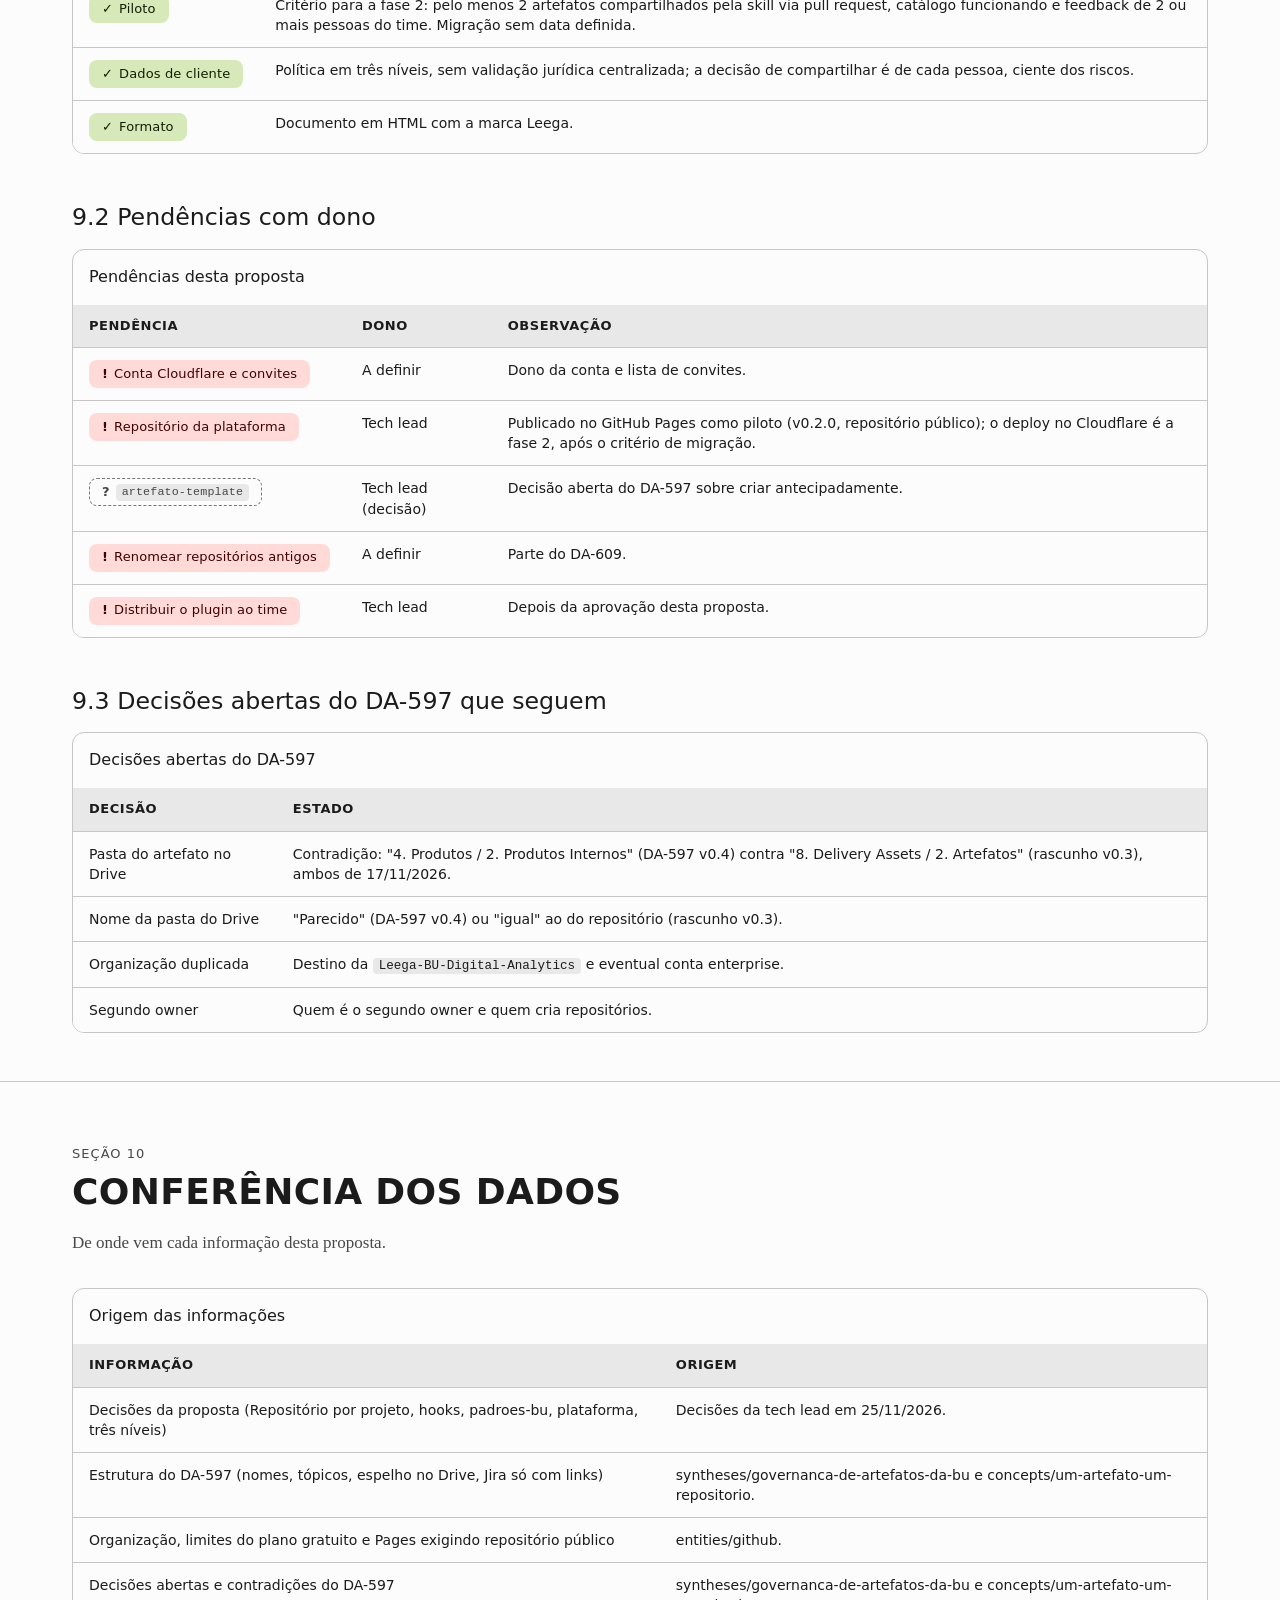
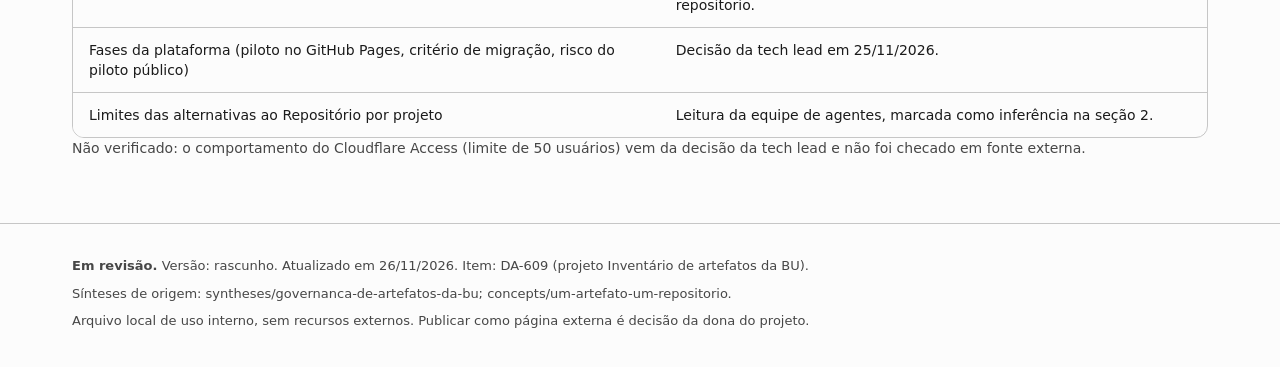
<file: artefatos/proposta-governanca-projetos-claude/index.html>
<!doctype html>
<html lang="pt-BR">
<head>
<meta charset="utf-8">
<meta name="viewport" content="width=device-width, initial-scale=1">
<title>Governança dos projetos Claude da BU</title>
<meta name="description" content="Proposta de governança dos projetos Claude da BU de Digital Analytics da Leega: Repositório por projeto, backup por hooks, repositório padroes-bu, plataforma Cloudflare e política de dados.">
<meta name="sinteses-origem" content="syntheses/governanca-de-artefatos-da-bu; concepts/um-artefato-um-repositorio">
<meta name="versao" content="rascunho">
<meta name="status" content="em-revisao">
<meta name="atualizado" content="2026-11-26">
<meta name="item" content="DA-609">
<meta name="robots" content="noindex, nofollow">
<!-- Entrega do projeto Inventário de artefatos da BU (DA-414). Autoria: BU de Digital Analytics, Leega. Status: em revisão. Atualizado: 2026-11-26. Arquivo local, não publicar. -->
<script>(function(){try{var v=localStorage.getItem('proposta-governanca-tema');if(v==='light'||v==='dark'){document.documentElement.setAttribute('data-theme',v);}}catch(e){}})();</script>
<style>
/*
 * Camada visual: Material Design 3 com a marca Leega por cima. Autocontido: sem @import, sem URL externa, sem fontes web.
 * Tokens copiados de wiki/assets/design-system-leega/tokens.css (subconjunto usado), no mesmo padrão do plano do assessment.
 * Regras da marca: #FFA400 só como preenchimento com texto preto; texto, ícones, bordas e indicadores usam
 * --leega-accent-text (neutro no claro, amarelo no escuro).
 * Logo: arquivos oficiais do manual da marca embutidos como data URI (positiva no claro e na impressão, negativa no escuro).
 */

:root {
  /* Marca (oficial) */
  --leega-yellow: #FFA400;
  --leega-black: #000000;
  /* Tipografia: famílias da marca primeiro (se instaladas), fallback de sistema. Sem download. */
  --leega-font: "Gilroy", "Montserrat", system-ui, -apple-system, "Segoe UI", Roboto, "Helvetica Neue", Arial, sans-serif;
  --leega-typeface-signature: "Merriweather", Georgia, "Times New Roman", serif;
  /* Escala de 4 px */
  --sp-1: 4px; --sp-2: 8px; --sp-3: 12px; --sp-4: 16px; --sp-5: 24px; --sp-6: 32px; --sp-7: 48px; --sp-8: 64px;
  /* Forma (padrão M3, o manual não define) */
  --leega-radius-sm: 8px; --leega-radius-md: 12px; --leega-radius-full: 999px;
  /* Elevação M3 nível 1 */
  --leega-elev-1: 0 1px 2px rgba(0,0,0,.30), 0 1px 3px 1px rgba(0,0,0,.15);
  /* Movimento */
  --leega-motion-fast: 150ms; --leega-ease: cubic-bezier(.2, 0, 0, 1);
  /* Altura da barra de âncoras */
  --leega-nav-h: 48px;

  --md-sys-color-primary: #FFA400;
  --md-sys-color-on-primary: #000000;
  --md-sys-color-primary-container: #ffddb7;
  --md-sys-color-on-primary-container: #2a1700;
  --md-sys-color-secondary-container: #fcddbd;
  --md-sys-color-on-secondary-container: #281805;
  --md-sys-color-tertiary-container: #d7e9b9;
  --md-sys-color-on-tertiary-container: #121f02;
  --md-sys-color-error: #ba1a1a;
  --md-sys-color-error-container: #ffdad6;
  --md-sys-color-on-error-container: #410002;
  --md-sys-color-background: #fcfcfc;
  --md-sys-color-on-background: #1b1b1b;
  --md-sys-color-surface: #fcfcfc;
  --md-sys-color-on-surface: #1b1b1b;
  --md-sys-color-surface-variant: #e2e2e2;
  --md-sys-color-on-surface-variant: #474747;
  --md-sys-color-outline: #777777;
  --md-sys-color-outline-variant: #c6c6c6;
  --md-sys-color-shadow: #000000;
  --md-sys-color-inverse-surface: #303030;
  --md-sys-color-inverse-on-surface: #f1f1f1;
  --md-sys-color-surface-container-lowest: #ffffff;
  --md-sys-color-surface-container-low: #f3f3f3;
  --md-sys-color-surface-container: #eeeeee;
  --md-sys-color-surface-container-high: #e8e8e8;
  --md-sys-color-surface-container-highest: #e2e2e2;
  --leega-ramp-0: #e8e8e8;
  --leega-on-ramp-0: #1b1b1b;
  --leega-ramp-1: #ffe8c2;
  --leega-on-ramp-1: #1b1b1b;
  --leega-ramp-2: #ffd28a;
  --leega-on-ramp-2: #000000;
  --leega-ramp-3: #ffbb45;
  --leega-on-ramp-3: #000000;
  --leega-ramp-4: #FFA400;
  --leega-on-ramp-4: #000000;
  --leega-accent-text: var(--md-sys-color-on-surface);
  color-scheme: light;
}

/* Escuro pelo sistema, a menos que a página force o claro */
@media (prefers-color-scheme: dark) {
  :root:not([data-theme="light"]) {
    --md-sys-color-primary: #FFA400;
    --md-sys-color-on-primary: #000000;
    --md-sys-color-primary-container: #653e00;
    --md-sys-color-on-primary-container: #ffddb7;
    --md-sys-color-secondary-container: #57432b;
    --md-sys-color-on-secondary-container: #fcddbd;
    --md-sys-color-tertiary-container: #3d4c28;
    --md-sys-color-on-tertiary-container: #d7e9b9;
    --md-sys-color-error: #ffb4ab;
    --md-sys-color-error-container: #93000a;
    --md-sys-color-on-error-container: #ffb4ab;
    --md-sys-color-background: #1b1b1b;
    --md-sys-color-on-background: #e2e2e2;
    --md-sys-color-surface: #1b1b1b;
    --md-sys-color-on-surface: #e2e2e2;
    --md-sys-color-surface-variant: #474747;
    --md-sys-color-on-surface-variant: #c6c6c6;
    --md-sys-color-outline: #919191;
    --md-sys-color-outline-variant: #474747;
    --md-sys-color-shadow: #000000;
    --md-sys-color-inverse-surface: #e2e2e2;
    --md-sys-color-inverse-on-surface: #303030;
    --md-sys-color-surface-container-lowest: #0e0e0e;
    --md-sys-color-surface-container-low: #1b1b1b;
    --md-sys-color-surface-container: #1f1f1f;
    --md-sys-color-surface-container-high: #2a2a2a;
    --md-sys-color-surface-container-highest: #353535;
    --leega-ramp-0: #2a2a2a;
    --leega-on-ramp-0: #e2e2e2;
    --leega-ramp-1: #4d3600;
    --leega-on-ramp-1: #ffddb7;
    --leega-ramp-2: #8a5c00;
    --leega-on-ramp-2: #ffffff;
    --leega-ramp-3: #d68b00;
    --leega-on-ramp-3: #000000;
    --leega-ramp-4: #FFA400;
    --leega-on-ramp-4: #000000;
    --leega-accent-text: var(--md-sys-color-primary);
    color-scheme: dark;
  }
}

:root[data-theme="dark"] {
  --md-sys-color-primary: #FFA400;
  --md-sys-color-on-primary: #000000;
  --md-sys-color-primary-container: #653e00;
  --md-sys-color-on-primary-container: #ffddb7;
  --md-sys-color-secondary-container: #57432b;
  --md-sys-color-on-secondary-container: #fcddbd;
  --md-sys-color-tertiary-container: #3d4c28;
  --md-sys-color-on-tertiary-container: #d7e9b9;
  --md-sys-color-error: #ffb4ab;
  --md-sys-color-error-container: #93000a;
  --md-sys-color-on-error-container: #ffb4ab;
  --md-sys-color-background: #1b1b1b;
  --md-sys-color-on-background: #e2e2e2;
  --md-sys-color-surface: #1b1b1b;
  --md-sys-color-on-surface: #e2e2e2;
  --md-sys-color-surface-variant: #474747;
  --md-sys-color-on-surface-variant: #c6c6c6;
  --md-sys-color-outline: #919191;
  --md-sys-color-outline-variant: #474747;
  --md-sys-color-shadow: #000000;
  --md-sys-color-inverse-surface: #e2e2e2;
  --md-sys-color-inverse-on-surface: #303030;
  --md-sys-color-surface-container-lowest: #0e0e0e;
  --md-sys-color-surface-container-low: #1b1b1b;
  --md-sys-color-surface-container: #1f1f1f;
  --md-sys-color-surface-container-high: #2a2a2a;
  --md-sys-color-surface-container-highest: #353535;
  --leega-ramp-0: #2a2a2a;
  --leega-on-ramp-0: #e2e2e2;
  --leega-ramp-1: #4d3600;
  --leega-on-ramp-1: #ffddb7;
  --leega-ramp-2: #8a5c00;
  --leega-on-ramp-2: #ffffff;
  --leega-ramp-3: #d68b00;
  --leega-on-ramp-3: #000000;
  --leega-ramp-4: #FFA400;
  --leega-on-ramp-4: #000000;
  --leega-accent-text: var(--md-sys-color-primary);
  color-scheme: dark;
}

:root[data-theme="light"] {
  --md-sys-color-primary: #FFA400;
  --md-sys-color-on-primary: #000000;
  --md-sys-color-primary-container: #ffddb7;
  --md-sys-color-on-primary-container: #2a1700;
  --md-sys-color-secondary-container: #fcddbd;
  --md-sys-color-on-secondary-container: #281805;
  --md-sys-color-tertiary-container: #d7e9b9;
  --md-sys-color-on-tertiary-container: #121f02;
  --md-sys-color-error: #ba1a1a;
  --md-sys-color-error-container: #ffdad6;
  --md-sys-color-on-error-container: #410002;
  --md-sys-color-background: #fcfcfc;
  --md-sys-color-on-background: #1b1b1b;
  --md-sys-color-surface: #fcfcfc;
  --md-sys-color-on-surface: #1b1b1b;
  --md-sys-color-surface-variant: #e2e2e2;
  --md-sys-color-on-surface-variant: #474747;
  --md-sys-color-outline: #777777;
  --md-sys-color-outline-variant: #c6c6c6;
  --md-sys-color-shadow: #000000;
  --md-sys-color-inverse-surface: #303030;
  --md-sys-color-inverse-on-surface: #f1f1f1;
  --md-sys-color-surface-container-lowest: #ffffff;
  --md-sys-color-surface-container-low: #f3f3f3;
  --md-sys-color-surface-container: #eeeeee;
  --md-sys-color-surface-container-high: #e8e8e8;
  --md-sys-color-surface-container-highest: #e2e2e2;
  --leega-ramp-0: #e8e8e8;
  --leega-on-ramp-0: #1b1b1b;
  --leega-ramp-1: #ffe8c2;
  --leega-on-ramp-1: #1b1b1b;
  --leega-ramp-2: #ffd28a;
  --leega-on-ramp-2: #000000;
  --leega-ramp-3: #ffbb45;
  --leega-on-ramp-3: #000000;
  --leega-ramp-4: #FFA400;
  --leega-on-ramp-4: #000000;
  --leega-accent-text: var(--md-sys-color-on-surface);
  color-scheme: light;
}

/* Impressão: sempre claro, mesmo com o tema escuro ativo */
@media print {
  :root:root:root {
    --md-sys-color-primary: #FFA400;
    --md-sys-color-on-primary: #000000;
    --md-sys-color-primary-container: #ffddb7;
    --md-sys-color-on-primary-container: #2a1700;
    --md-sys-color-secondary-container: #fcddbd;
    --md-sys-color-on-secondary-container: #281805;
    --md-sys-color-tertiary-container: #d7e9b9;
    --md-sys-color-on-tertiary-container: #121f02;
    --md-sys-color-error: #ba1a1a;
    --md-sys-color-error-container: #ffdad6;
    --md-sys-color-on-error-container: #410002;
    --md-sys-color-background: #fcfcfc;
    --md-sys-color-on-background: #1b1b1b;
    --md-sys-color-surface: #fcfcfc;
    --md-sys-color-on-surface: #1b1b1b;
    --md-sys-color-surface-variant: #e2e2e2;
    --md-sys-color-on-surface-variant: #474747;
    --md-sys-color-outline: #777777;
    --md-sys-color-outline-variant: #c6c6c6;
    --md-sys-color-shadow: #000000;
    --md-sys-color-inverse-surface: #303030;
    --md-sys-color-inverse-on-surface: #f1f1f1;
    --md-sys-color-surface-container-lowest: #ffffff;
    --md-sys-color-surface-container-low: #f3f3f3;
    --md-sys-color-surface-container: #eeeeee;
    --md-sys-color-surface-container-high: #e8e8e8;
    --md-sys-color-surface-container-highest: #e2e2e2;
    --leega-ramp-0: #e8e8e8;
    --leega-on-ramp-0: #1b1b1b;
    --leega-ramp-1: #ffe8c2;
    --leega-on-ramp-1: #1b1b1b;
    --leega-ramp-2: #ffd28a;
    --leega-on-ramp-2: #000000;
    --leega-ramp-3: #ffbb45;
    --leega-on-ramp-3: #000000;
    --leega-ramp-4: #FFA400;
    --leega-on-ramp-4: #000000;
    --leega-accent-text: var(--md-sys-color-on-surface);
    color-scheme: light;
  }
}

/* ==========================================================================
   Componentes (Material Design 3 sobre tokens --md-sys-* e --leega-*)
   ========================================================================== */

*, *::before, *::after { box-sizing: border-box; }

html {
  -webkit-text-size-adjust: 100%;
  text-size-adjust: 100%;
  scroll-padding-top: calc(var(--leega-nav-h) + 16px);
}
@media (prefers-reduced-motion: no-preference) {
  html { scroll-behavior: smooth; }
}

body {
  margin: 0;
  background-color: var(--md-sys-color-background);
  color: var(--md-sys-color-on-background);
  font-family: var(--leega-font);
  font-size: 1rem;
  line-height: 1.5;
  font-weight: 400;
  overflow-x: clip;
  -webkit-font-smoothing: antialiased;
}

img, svg, video { max-width: 100%; }
h1, h2, h3, h4, p, li, td, th, figcaption { overflow-wrap: break-word; }
p { margin: 0 0 var(--sp-4); }
ul, ol { margin: 0; padding: 0; }
a { color: var(--leega-accent-text); text-decoration: underline; text-underline-offset: 3px; }
a:hover { text-decoration-thickness: 2px; }
code { font-family: ui-monospace, SFMono-Regular, Menlo, Consolas, monospace; font-size: .9em;
  background: var(--md-sys-color-surface-container-high); padding: 1px 6px; border-radius: 4px; }

/* Foco visível (WCAG 2.4.7 e 2.4.11): anel de 3px, contraste >= 3:1 em ambos os temas */
:focus-visible {
  outline: 3px solid var(--leega-accent-text);
  outline-offset: 2px;
  border-radius: 4px;
}

.visually-hidden {
  position: absolute !important; width: 1px; height: 1px; margin: -1px; padding: 0;
  overflow: hidden; clip: rect(0 0 0 0); white-space: nowrap; border: 0;
}

/* Pular para o conteúdo */
.skip-link {
  position: absolute; left: var(--sp-4); top: -100px; z-index: 100;
  background: var(--md-sys-color-primary); color: var(--md-sys-color-on-primary);
  padding: var(--sp-3) var(--sp-5); border-radius: var(--leega-radius-full);
  font-weight: 700; text-decoration: none;
  transition: top var(--leega-motion-fast) var(--leega-ease);
}
.skip-link:focus { top: var(--sp-4); outline-color: var(--md-sys-color-on-primary); outline-offset: 3px; }

/* ---------- Layout ---------- */
.container { width: 100%; max-width: 1200px; margin-inline: auto; padding-inline: 16px; }
@media (min-width: 600px) { .container { padding-inline: 24px; } }
@media (min-width: 905px) { .container { padding-inline: 32px; } }

.section { padding-block: var(--sp-7) var(--sp-6); }
@media (min-width: 905px) { .section { padding-block: var(--sp-8) var(--sp-7); } }
.section + .section { border-top: 1px solid var(--md-sys-color-outline-variant); }
.section__eyebrow {
  margin: 0 0 var(--sp-2); font-size: .8125rem; line-height: 1.25; font-weight: 500;
  letter-spacing: .08em; text-transform: uppercase; color: var(--md-sys-color-on-surface-variant);
}
.section__title {
  margin: 0 0 var(--sp-4); font-size: clamp(1.5rem, 1.15rem + 1.5vw, 2.25rem); line-height: 1.2;
  font-weight: 700; text-transform: uppercase; letter-spacing: .01em; color: var(--md-sys-color-on-surface);
}
.section__lead {
  font-family: var(--leega-typeface-signature); font-weight: 500; font-size: 1.0625rem; line-height: 1.6;
  max-width: 68ch; color: var(--md-sys-color-on-surface-variant); margin: 0 0 var(--sp-6);
}
.subsection-title {
  margin: var(--sp-7) 0 var(--sp-4); font-size: clamp(1.125rem, 1rem + .6vw, 1.5rem); line-height: 1.3; font-weight: 500;
}
.subsection-title:first-child { margin-top: 0; }
.prose { max-width: 72ch; }
.prose ul, .prose ol { padding-left: var(--sp-5); margin: 0 0 var(--sp-4); }
.prose li { margin-bottom: var(--sp-2); }

.grid { display: grid; gap: var(--sp-4); grid-template-columns: minmax(0, 1fr); }
.grid > * { min-width: 0; }
@media (min-width: 600px) {
  .grid--2, .grid--3, .grid--4 { grid-template-columns: repeat(2, minmax(0, 1fr)); gap: var(--sp-5); }
}
@media (min-width: 905px) {
  .grid--3 { grid-template-columns: repeat(3, minmax(0, 1fr)); }
  .grid--4 { grid-template-columns: repeat(4, minmax(0, 1fr)); }
}
.stack > * + * { margin-top: var(--sp-4); }

/* ---------- Top app bar ---------- */
.top-app-bar {
  background: var(--md-sys-color-surface-container);
  color: var(--md-sys-color-on-surface);
  border-bottom: 4px solid var(--md-sys-color-primary); /* preenchimento decorativo da marca */
}
.top-app-bar__inner {
  display: flex; align-items: center; gap: var(--sp-3);
  min-height: 56px; padding-block: var(--sp-2);
}
@media (min-width: 905px) { .top-app-bar__inner { min-height: 64px; } }
.top-app-bar__brand { display: inline-flex; align-items: center; flex: none; padding: 8px 8px 8px 0; }
.brand-logo { display: block; height: 24px; width: auto; max-width: none; object-fit: contain; }
@media (min-width: 600px) { .brand-logo { height: 28px; } }
@media (min-width: 905px) { .brand-logo { height: 32px; } }
/* Positiva no claro (padrão), negativa no escuro. Mesmos seletores de tema dos tokens. */
.brand-logo--neg { display: none; }
@media (prefers-color-scheme: dark) {
  :root:not([data-theme="light"]) .brand-logo--pos { display: none; }
  :root:not([data-theme="light"]) .brand-logo--neg { display: block; }
}
:root[data-theme="dark"] .brand-logo--pos { display: none; }
:root[data-theme="dark"] .brand-logo--neg { display: block; }
:root[data-theme="light"] .brand-logo--pos { display: block; }
:root[data-theme="light"] .brand-logo--neg { display: none; }
@media print {
  :root:root:root .brand-logo--pos { display: block; }
  :root:root:root .brand-logo--neg { display: none; }
}
.top-app-bar__divider { width: 1px; align-self: stretch; margin-block: var(--sp-2); background: var(--md-sys-color-outline-variant); }
.top-app-bar__title {
  flex: 1 1 auto; min-width: 0; margin: 0; font-size: .9375rem; font-weight: 500; line-height: 1.25;
  color: var(--md-sys-color-on-surface-variant);
}
.top-app-bar__actions { display: flex; gap: var(--sp-1); flex: none; margin-left: auto; }

/* ---------- Botões ---------- */
.btn, .icon-button {
  display: inline-flex; align-items: center; justify-content: center; gap: var(--sp-2);
  font: inherit; font-weight: 500; font-size: .875rem; letter-spacing: .01em; cursor: pointer;
  border: 1px solid transparent; background: transparent; color: var(--leega-accent-text);
  transition: background-color var(--leega-motion-fast) var(--leega-ease), box-shadow var(--leega-motion-fast) var(--leega-ease);
  text-decoration: none;
}
.btn { min-height: 44px; padding: 0 var(--sp-5); border-radius: var(--leega-radius-full); }
@media (min-width: 600px) { .btn { min-height: 40px; } }
.btn--filled { background: var(--md-sys-color-primary); color: var(--md-sys-color-on-primary); }
.btn--filled:hover { box-shadow: var(--leega-elev-1); filter: brightness(1.06); }
.btn--outlined { border-color: var(--md-sys-color-outline); color: var(--leega-accent-text); }
.btn--outlined:hover, .btn--text:hover, .icon-button:hover {
  background: color-mix(in srgb, var(--leega-accent-text) 10%, transparent);
}
.btn:active, .icon-button:active { background: color-mix(in srgb, var(--leega-accent-text) 16%, transparent); }
.btn--filled:active { background: var(--md-sys-color-primary); filter: brightness(.94); }
.icon-button { width: 48px; height: 48px; padding: 0; border-radius: var(--leega-radius-full); color: var(--md-sys-color-on-surface-variant); }
.icon-button svg { width: 24px; height: 24px; fill: currentColor; }

/* ---------- Navegação por âncoras (tabs roláveis, fixas ao rolar) ---------- */
.nav-anchors {
  position: sticky; top: 0; z-index: 20; height: var(--leega-nav-h);
  background: var(--md-sys-color-surface);
  border-bottom: 1px solid var(--md-sys-color-outline-variant);
}
.nav-anchors__list {
  display: flex; gap: var(--sp-1); list-style: none; height: 100%;
  overflow-x: auto; overscroll-behavior-x: contain; scrollbar-width: none;
  scroll-snap-type: x proximity;
}
.nav-anchors__list::-webkit-scrollbar { display: none; }
.nav-anchors a {
  display: flex; align-items: center; height: 100%; min-height: 48px; padding: 0 var(--sp-4);
  white-space: nowrap; text-decoration: none; font-size: .875rem; font-weight: 500; letter-spacing: .01em;
  color: var(--md-sys-color-on-surface-variant);
  border-bottom: 3px solid transparent; scroll-snap-align: start;
}
.nav-anchors a:hover { background: color-mix(in srgb, var(--md-sys-color-on-surface) 8%, transparent); }
.nav-anchors a[aria-current="true"], .nav-anchors a[aria-current="location"] {
  color: var(--md-sys-color-on-surface); font-weight: 700; border-bottom-color: var(--leega-accent-text);
}
.nav-anchors a:focus-visible { outline-offset: -3px; border-radius: 0; }
.nav-anchors__num { margin-right: var(--sp-2); font-variant-numeric: tabular-nums; }

/* ---------- Hero ---------- */
.hero { padding-block: var(--sp-7) var(--sp-5); }
.hero__title {
  margin: 0 0 var(--sp-4); font-size: clamp(1.75rem, 1.2rem + 2.8vw, 3.25rem); line-height: 1.1;
  font-weight: 700; text-transform: uppercase; letter-spacing: .005em;
}
.hero__sub {
  font-family: var(--leega-typeface-signature); font-weight: 500; font-size: 1.0625rem; line-height: 1.6;
  max-width: 62ch; color: var(--md-sys-color-on-surface-variant); margin: 0;
}

/* ---------- Cards ---------- */
.card {
  position: relative; padding: var(--sp-5); border-radius: var(--leega-radius-md);
  color: var(--md-sys-color-on-surface); min-width: 0;
}
@media (min-width: 905px) { .card { padding: var(--sp-6); } }
.card--elevated { background: var(--md-sys-color-surface-container-low); box-shadow: var(--leega-elev-1); }
.card--filled { background: var(--md-sys-color-surface-container-highest); }
.card--outlined { background: var(--md-sys-color-surface); border: 1px solid var(--md-sys-color-outline-variant); }
.card__title { margin: 0 0 var(--sp-2); font-size: 1.125rem; line-height: 1.3; font-weight: 500; }
.card__meta { margin: 0 0 var(--sp-3); font-size: .8125rem; font-weight: 500; letter-spacing: .06em; text-transform: uppercase; color: var(--md-sys-color-on-surface-variant); }
.card > :last-child { margin-bottom: 0; }
.card--filled .card__meta { color: var(--md-sys-color-on-surface-variant); }

/* Estatística (objetivo, prazo, totais) */
.stat__label { margin: 0 0 var(--sp-1); font-size: .8125rem; font-weight: 500; letter-spacing: .06em; text-transform: uppercase; color: var(--md-sys-color-on-surface-variant); }
.nowrap { white-space: nowrap; }
.stat__value { margin: 0; font-size: clamp(1.5rem, 1.1rem + 1.6vw, 2.25rem); line-height: 1.15; font-weight: 700; font-variant-numeric: tabular-nums; }
.stat__value--data { font-size: clamp(1.25rem, 1rem + 0.9vw, 1.5rem); }
.stat__note { margin: var(--sp-2) 0 0; font-size: .875rem; color: var(--md-sys-color-on-surface-variant); }

/* ---------- Chips de status (não interativos; texto + glifo, nunca só cor) ---------- */
.chip {
  display: inline-flex; align-items: center; gap: 6px; min-height: 28px; padding: 2px 12px;
  border-radius: var(--leega-radius-sm); border: 1px solid transparent;
  font-size: .8125rem; line-height: 1.25; font-weight: 500; letter-spacing: .01em; white-space: nowrap; vertical-align: middle;
  background: var(--md-sys-color-surface-container-high); color: var(--md-sys-color-on-surface);
}
.chip::before { font-weight: 700; content: "•"; content: var(--chip-glyph, "•") / ""; }
.chip--decidido    { --chip-glyph: "✓"; background: var(--md-sys-color-tertiary-container); color: var(--md-sys-color-on-tertiary-container); }
.chip--provisorio  { --chip-glyph: "◐"; background: var(--md-sys-color-primary-container);  color: var(--md-sys-color-on-primary-container); }
.chip--pendente    { --chip-glyph: "!"; background: var(--md-sys-color-error-container);    color: var(--md-sys-color-on-error-container); }
.chip--aberto      { --chip-glyph: "?"; background: transparent; border-color: var(--md-sys-color-outline); color: var(--md-sys-color-on-surface-variant); border-style: dashed; }
/* severidade de riscos */
.chip--alto  { --chip-glyph: "▲"; background: var(--md-sys-color-error-container);    color: var(--md-sys-color-on-error-container); }
.chip--medio { --chip-glyph: "◆"; background: var(--md-sys-color-primary-container);  color: var(--md-sys-color-on-primary-container); }
.chip--baixo { --chip-glyph: "●"; background: var(--md-sys-color-tertiary-container); color: var(--md-sys-color-on-tertiary-container); }
/* destaque do caminho crítico */
.chip--critico { --chip-glyph: "⚑"; background: var(--md-sys-color-primary); color: var(--md-sys-color-on-primary); }

/* ---------- Callouts ---------- */
.callout {
  display: block; padding: var(--sp-4) var(--sp-5); border-radius: var(--leega-radius-md);
  border-left: 6px solid var(--callout-bar, var(--md-sys-color-outline));
  background: var(--callout-bg, var(--md-sys-color-surface-container-high)); color: var(--callout-fg, var(--md-sys-color-on-surface));
}
.callout__title { display: block; margin: 0 0 var(--sp-1); font-weight: 700; font-size: .9375rem; }
.callout > :last-child { margin-bottom: 0; }
.callout--info    { --callout-bg: var(--md-sys-color-secondary-container); --callout-fg: var(--md-sys-color-on-secondary-container); --callout-bar: var(--md-sys-color-on-secondary-container); }
.callout--decisao { --callout-bg: var(--md-sys-color-tertiary-container);  --callout-fg: var(--md-sys-color-on-tertiary-container);  --callout-bar: var(--md-sys-color-on-tertiary-container); }
.callout--atencao { --callout-bg: var(--md-sys-color-primary-container);   --callout-fg: var(--md-sys-color-on-primary-container);   --callout-bar: var(--leega-accent-text); }
.callout--risco   { --callout-bg: var(--md-sys-color-error-container);     --callout-fg: var(--md-sys-color-on-error-container);     --callout-bar: var(--md-sys-color-error); }

/* ---------- Badges de pontos P, M, G ---------- */
.points {
  display: inline-flex; align-items: center; justify-content: center; min-width: 28px; height: 28px; padding: 0 8px;
  border-radius: var(--leega-radius-sm); font-weight: 700; font-size: .8125rem; line-height: 1; vertical-align: middle;
  font-variant-numeric: tabular-nums; border: 1px solid transparent;
}
.points--p { background: var(--md-sys-color-surface-container-high); color: var(--md-sys-color-on-surface); border-color: var(--md-sys-color-outline); }
.points--m { background: var(--md-sys-color-primary-container); color: var(--md-sys-color-on-primary-container); }
.points--g { background: var(--md-sys-color-primary); color: var(--md-sys-color-on-primary); }

/* ---------- Tabela de dados (rolagem só no container) ---------- */
.table-wrap {
  max-width: 100%; overflow-x: auto; overscroll-behavior-x: contain;
  border: 1px solid var(--md-sys-color-outline-variant); border-radius: var(--leega-radius-md);
  background: var(--md-sys-color-surface);
}
.table-wrap:focus-visible { outline-offset: 0; border-radius: var(--leega-radius-md); }
.data-table { width: 100%; min-width: 40rem; border-collapse: separate; border-spacing: 0; font-size: .875rem; line-height: 1.43; }
.data-table--wide { min-width: 56rem; }
.data-table caption { text-align: left; padding: var(--sp-4); font-weight: 500; font-size: 1rem; color: var(--md-sys-color-on-surface); caption-side: top; }
.data-table th, .data-table td { padding: var(--sp-3) var(--sp-4); text-align: left; vertical-align: top; border-bottom: 1px solid var(--md-sys-color-outline-variant); }
.data-table thead th {
  background: var(--md-sys-color-surface-container-high); color: var(--md-sys-color-on-surface);
  font-weight: 700; font-size: .8125rem; letter-spacing: .04em; text-transform: uppercase; white-space: nowrap;
}
.data-table tbody th { font-weight: 500; background: var(--md-sys-color-surface); }
.data-table tbody tr:last-child > * { border-bottom: 0; }
.data-table tbody tr:hover > * { background: var(--md-sys-color-surface-container-low); }
.data-table .num { text-align: right; font-variant-numeric: tabular-nums; white-space: nowrap; }
.data-table--sticky-first tbody th, .data-table--sticky-first thead th:first-child {
  position: sticky; left: 0; z-index: 1; box-shadow: 1px 0 0 var(--md-sys-color-outline-variant);
}
.data-table .is-critical > :first-child { box-shadow: inset 4px 0 0 var(--leega-accent-text); }
.data-table--sticky-first .is-critical > :first-child { box-shadow: inset 4px 0 0 var(--leega-accent-text), 1px 0 0 var(--md-sys-color-outline-variant); }
.table-note { margin: var(--sp-2) 0 0; font-size: .8125rem; color: var(--md-sys-color-on-surface-variant); }

/* ---------- Grade dos sete pilares ---------- */
.pillars { display: grid; gap: var(--sp-4); grid-template-columns: minmax(0, 1fr); list-style: none; }
@media (min-width: 600px) { .pillars { grid-template-columns: repeat(2, minmax(0, 1fr)); } }
@media (min-width: 905px) { .pillars { grid-template-columns: repeat(4, minmax(0, 1fr)); gap: var(--sp-5); } }
.pillar { display: flex; flex-direction: column; gap: var(--sp-2); }
.pillar__num {
  display: inline-flex; align-items: center; justify-content: center; width: 36px; height: 36px; flex: none;
  border-radius: var(--leega-radius-full); background: var(--md-sys-color-primary); color: var(--md-sys-color-on-primary);
  font-weight: 700; font-variant-numeric: tabular-nums;
}
.pillar__title { margin: 0; font-size: 1.0625rem; line-height: 1.3; font-weight: 500; }
.pillar__text { margin: 0; font-size: .875rem; color: var(--md-sys-color-on-surface-variant); }
.pillar__weight { margin: auto 0 0; padding-top: var(--sp-2); font-size: .8125rem; font-weight: 700; font-variant-numeric: tabular-nums; }

/* ---------- Escalas: régua 0 a 4 (+ não testado, N/A) e 5 níveis ---------- */
.scale { display: grid; gap: var(--sp-2); list-style: none; grid-template-columns: repeat(2, minmax(0, 1fr)); }
@media (min-width: 600px) { .scale { grid-template-columns: repeat(4, minmax(0, 1fr)); } }
@media (min-width: 905px) { .scale { grid-template-columns: repeat(auto-fit, minmax(120px, 1fr)); } }
.scale__step {
  display: flex; flex-direction: column; gap: var(--sp-1); min-height: 112px; padding: var(--sp-3) var(--sp-4);
  border-radius: var(--leega-radius-md); border: 1px solid var(--md-sys-color-outline);
  background: var(--step-bg, var(--md-sys-color-surface)); color: var(--step-fg, var(--md-sys-color-on-surface));
}
.scale__value { font-size: 1.75rem; line-height: 1; font-weight: 700; font-variant-numeric: tabular-nums; }
.scale__label { font-size: .875rem; font-weight: 700; line-height: 1.25; }
.scale__desc  { font-size: .8125rem; line-height: 1.35; }
.scale__step[data-level="0"] { --step-bg: var(--leega-ramp-0); --step-fg: var(--leega-on-ramp-0); }
.scale__step[data-level="1"] { --step-bg: var(--leega-ramp-1); --step-fg: var(--leega-on-ramp-1); }
.scale__step[data-level="2"] { --step-bg: var(--leega-ramp-2); --step-fg: var(--leega-on-ramp-2); }
.scale__step[data-level="3"] { --step-bg: var(--leega-ramp-3); --step-fg: var(--leega-on-ramp-3); }
.scale__step[data-level="4"] { --step-bg: var(--leega-ramp-4); --step-fg: var(--leega-on-ramp-4); }
/* Níveis finais N1 a N5 usam data-level 0 a 4 na mesma ordem */
.scale__step--untested { border-style: dashed; background: transparent; --step-fg: var(--md-sys-color-on-surface-variant); }
.scale__step--na {
  border-style: dotted; --step-fg: var(--md-sys-color-on-surface-variant);
  background: repeating-linear-gradient(135deg, transparent 0 8px, var(--md-sys-color-outline-variant) 8px 9px);
}

/* Medidor de nota 0 a 100 */
.meter { display: grid; grid-template-columns: minmax(0, 1fr) auto; align-items: center; gap: var(--sp-2) var(--sp-3); }
.meter__track { grid-column: 1 / -1; order: 2; height: 12px; border-radius: var(--leega-radius-full); overflow: hidden; background: var(--md-sys-color-surface-container-highest); border: 1px solid var(--md-sys-color-outline); }
.meter__fill { display: block; height: 100%; width: var(--pct, 0%); background: var(--md-sys-color-primary); border-right: 2px solid var(--leega-accent-text); }
.meter__label { font-size: .875rem; font-weight: 500; }
.meter__value { font-weight: 700; font-variant-numeric: tabular-nums; }
@media (min-width: 600px) {
  .meter { grid-template-columns: 180px minmax(0, 1fr) 48px; }
  .meter__track { grid-column: auto; order: 0; }
  .meter__value { text-align: right; }
}

/* ---------- Barras de capacidade por semana ---------- */
.capacity { list-style: none; display: grid; gap: var(--sp-4); }
.capacity__row { display: grid; gap: var(--sp-1) var(--sp-4); grid-template-columns: minmax(0, 1fr) auto; align-items: center; }
.capacity__label { font-size: .875rem; font-weight: 500; }
.capacity__value { font-size: .875rem; font-weight: 700; font-variant-numeric: tabular-nums; text-align: right; white-space: nowrap; }
.capacity__bar {
  position: relative; grid-column: 1 / -1; height: 20px; border-radius: var(--leega-radius-full); overflow: hidden;
  background: var(--md-sys-color-surface-container-highest); border: 1px solid var(--md-sys-color-outline);
}
.capacity__fill { position: absolute; inset: 0 auto 0 0; width: var(--pct, 0%); background: var(--md-sys-color-primary); border-right: 3px solid var(--leega-accent-text); }
.capacity__limit { position: absolute; top: 0; bottom: 0; left: var(--limit, 100%); width: 0; border-left: 2px dashed var(--md-sys-color-on-surface); }
.capacity__row--over .capacity__fill {
  background: repeating-linear-gradient(45deg, var(--md-sys-color-error-container) 0 6px, var(--md-sys-color-error) 6px 8px);
  border-right-color: var(--md-sys-color-error);
}
.capacity__row--over .capacity__value { color: var(--md-sys-color-error); }
@media (min-width: 600px) {
  .capacity__row { grid-template-columns: 200px minmax(0, 1fr) 110px; }
  .capacity__bar { grid-column: auto; }
}

/* ---------- Linha do tempo (vertical no celular, horizontal a partir de 905 px) ---------- */
.timeline-wrap { max-width: 100%; }
.timeline { list-style: none; position: relative; }
.timeline__item { position: relative; padding: 0 0 var(--sp-5) 44px; min-height: 48px; }
.timeline__item::before { /* trilho */
  content: ""; position: absolute; left: 11px; top: 24px; bottom: 0; width: 2px; background: var(--md-sys-color-outline);
}
.timeline__item:last-child { padding-bottom: 0; }
.timeline__item:last-child::before { display: none; }
.timeline__dot {
  position: absolute; left: 0; top: 0; width: 24px; height: 24px; border-radius: var(--leega-radius-full);
  background: var(--md-sys-color-primary); border: 3px solid var(--leega-accent-text); z-index: 1;
}
.timeline__date { display: block; font-size: .875rem; font-weight: 700; font-variant-numeric: tabular-nums; line-height: 24px; color: var(--md-sys-color-on-surface); }
.timeline__title { margin: 0 0 var(--sp-1); font-size: 1rem; font-weight: 500; line-height: 1.3; }
.timeline__desc { margin: 0; font-size: .875rem; color: var(--md-sys-color-on-surface-variant); }
/* variantes: formas diferentes, não só cor */
.timeline__item--provisional .timeline__dot { background: var(--md-sys-color-surface); border-style: dashed; }
.timeline__item--span::before { background: var(--md-sys-color-primary); width: 8px; left: 8px; border: 2px solid var(--leega-accent-text); border-radius: 4px; top: 20px; }
.timeline__item--final .timeline__dot { width: 28px; height: 28px; left: -2px; border-radius: 4px; transform: rotate(45deg) scale(.82); }
.timeline__item--final .timeline__title { font-weight: 700; }

@media (min-width: 905px) {
  .timeline-wrap { overflow-x: auto; padding-bottom: var(--sp-2); }
  .timeline { display: grid; grid-auto-flow: column; grid-auto-columns: minmax(104px, 1fr); min-width: min-content; }
  .timeline__item { padding: 40px var(--sp-3) 0 0; }
  .timeline__item::before { left: 0; right: 0; top: 11px; bottom: auto; width: auto; height: 2px; }
  .timeline__item:last-child::before { display: block; right: auto; width: 24px; }
  .timeline__item--span { grid-column: span 2; }
  .timeline__item--span::before { left: 0; right: 0; width: auto; height: 8px; top: 8px; }
  .timeline__item--final .timeline__dot { left: 0; top: -2px; }
  .timeline__date { line-height: 1.3; }
}

/* ---------- Diagramas ---------- */
.diagram { margin: 0; }
.diagram__scroll { max-width: 100%; overflow-x: auto; border: 1px solid var(--md-sys-color-outline-variant); border-radius: var(--leega-radius-md); background: var(--md-sys-color-surface); padding: var(--sp-3); }
.diagram__scroll > svg { display: block; width: 100%; min-width: 640px; height: auto; }
.diagram__caption { margin-top: var(--sp-2); font-size: .8125rem; color: var(--md-sys-color-on-surface-variant); }

/* Classes de cor para SVG (use fill e stroke por classe, nunca hex) */
.svg-text { fill: var(--md-sys-color-on-surface); font-family: var(--leega-font); font-size: 14px; }
.svg-text--muted { fill: var(--md-sys-color-on-surface-variant); }
.svg-text--strong { font-weight: 700; }
.svg-text--on-primary { fill: var(--md-sys-color-on-primary); }
.svg-text--on-primary-container { fill: var(--md-sys-color-on-primary-container); }
.svg-text--on-secondary-container { fill: var(--md-sys-color-on-secondary-container); }
.svg-text--on-tertiary-container { fill: var(--md-sys-color-on-tertiary-container); }
.svg-text--on-error-container { fill: var(--md-sys-color-on-error-container); }
.svg-text--on-ramp-0 { fill: var(--leega-on-ramp-0); } .svg-text--on-ramp-1 { fill: var(--leega-on-ramp-1); }
.svg-text--on-ramp-2 { fill: var(--leega-on-ramp-2); } .svg-text--on-ramp-3 { fill: var(--leega-on-ramp-3); }
.svg-text--on-ramp-4 { fill: var(--leega-on-ramp-4); }
.svg-text--accent { fill: var(--leega-accent-text); }
.svg-fill-surface { fill: var(--md-sys-color-surface); }
.svg-fill-low { fill: var(--md-sys-color-surface-container-low); }
.svg-fill-high { fill: var(--md-sys-color-surface-container-high); }
.svg-fill-highest { fill: var(--md-sys-color-surface-container-highest); }
.svg-fill-primary { fill: var(--md-sys-color-primary); }
.svg-fill-primary-container { fill: var(--md-sys-color-primary-container); }
.svg-fill-secondary-container { fill: var(--md-sys-color-secondary-container); }
.svg-fill-tertiary-container { fill: var(--md-sys-color-tertiary-container); }
.svg-fill-error-container { fill: var(--md-sys-color-error-container); }
.svg-fill-ramp-0 { fill: var(--leega-ramp-0); } .svg-fill-ramp-1 { fill: var(--leega-ramp-1); }
.svg-fill-ramp-2 { fill: var(--leega-ramp-2); } .svg-fill-ramp-3 { fill: var(--leega-ramp-3); }
.svg-fill-ramp-4 { fill: var(--leega-ramp-4); }
.svg-fill-none { fill: none; }
.svg-stroke { stroke: var(--md-sys-color-outline); stroke-width: 1.5; }
.svg-stroke--variant { stroke: var(--md-sys-color-outline-variant); stroke-width: 1; }
.svg-stroke--accent { stroke: var(--leega-accent-text); stroke-width: 2; }
.svg-stroke--error { stroke: var(--md-sys-color-error); stroke-width: 2; }
.svg-stroke--dashed { stroke-dasharray: 6 4; }
.svg-line { fill: none; stroke: var(--md-sys-color-outline); stroke-width: 1.5; }
.svg-arrow { fill: var(--md-sys-color-outline); }

/* ---------- Legenda e rodapé ---------- */
.legend { display: flex; flex-wrap: wrap; gap: var(--sp-2) var(--sp-4); list-style: none; font-size: .8125rem; color: var(--md-sys-color-on-surface-variant); }
.footer { padding-block: var(--sp-6) var(--sp-8); border-top: 1px solid var(--md-sys-color-outline-variant); font-size: .8125rem; color: var(--md-sys-color-on-surface-variant); }
.footer p { margin: 0 0 var(--sp-2); }

/* ---------- Celular: alvos de toque de 44 px ---------- */
@media (max-width: 599.98px) {
  .nav-anchors a, .icon-button { min-height: 48px; min-width: 44px; }
  .data-table th, .data-table td { padding: var(--sp-3); }
}

/* ---------- Movimento reduzido ---------- */
@media (prefers-reduced-motion: reduce) {
  *, *::before, *::after { animation-duration: .01ms !important; animation-iteration-count: 1 !important; transition-duration: .01ms !important; scroll-behavior: auto !important; }
}

/* ---------- Impressão (sempre em tema claro, papel branco) ---------- */
@media print {
  .skip-link, .nav-anchors, .top-app-bar__actions { display: none !important; }
  html { scroll-padding-top: 0; }
  body { background: #fff; color: #000; font-size: 11pt; }
  .container { max-width: none; padding-inline: 0; }
  .top-app-bar { background: #fff; border-bottom: 3px solid var(--md-sys-color-primary); }
  .section { padding-block: 16pt; break-inside: auto; }
  .section__title, .subsection-title { break-after: avoid; }
  .card, .callout, .pillar, .timeline__item, .scale__step, .capacity__row, .diagram { break-inside: avoid; }
  .card--elevated { box-shadow: none; border: 1px solid var(--md-sys-color-outline-variant); }
  .table-wrap, .diagram__scroll, .timeline-wrap { overflow: visible; }
  .data-table { min-width: 0; font-size: 9pt; }
  .data-table--sticky-first tbody th, .data-table--sticky-first thead th:first-child { position: static; }
  .diagram__scroll > svg { min-width: 0; }
  a { color: #000; text-decoration: underline; }
  * { -webkit-print-color-adjust: exact; print-color-adjust: exact; }
}

/* ---------- Ajustes do Tim (registrados no retorno) ---------- */
.diagram__scroll > svg.diagram__svg--wide { min-width: 880px; }
.svg-text--lg { font-size: 18px; }
.svg-text--xl { font-size: 28px; }
.data-table tbody th[scope="rowgroup"] { background: var(--md-sys-color-surface-container-high); font-size: .8125rem; letter-spacing: .04em; text-transform: uppercase; }
.data-table tfoot th, .data-table tfoot td { background: var(--md-sys-color-surface-container-high); font-weight: 700; border-bottom: 0; }
.callout ul { margin: 0; padding-left: var(--sp-5); }
.callout li + li { margin-top: var(--sp-1); }
.meta-line { margin: var(--sp-4) 0 0; font-size: .875rem; color: var(--md-sys-color-on-surface-variant); max-width: 80ch; }
.status-line { display: flex; flex-wrap: wrap; align-items: center; gap: var(--sp-3); margin: var(--sp-4) 0 0; }
.status-line p { margin: 0; font-weight: 500; }
details.expand { margin-top: var(--sp-4); border: 1px solid var(--md-sys-color-outline-variant); border-radius: var(--leega-radius-md); background: var(--md-sys-color-surface); }
details.expand > summary { cursor: pointer; padding: var(--sp-3) var(--sp-4); font-weight: 500; min-height: 44px; display: flex; align-items: center; }
details.expand[open] > summary { border-bottom: 1px solid var(--md-sys-color-outline-variant); }
details.expand > .table-wrap { border: 0; border-radius: 0 0 var(--leega-radius-md) var(--leega-radius-md); }
.formula-list { margin: 0; }
.mt { margin-top: var(--sp-5); }
.ref { font-size: .875rem; color: var(--md-sys-color-on-surface-variant); }


/* ---------- Extras desta entrega ---------- */
.svg-text--sm { font-size: 12px; }
.svg-fill-inverse { fill: var(--md-sys-color-inverse-surface); }
.svg-stroke--dashed-var { stroke: var(--md-sys-color-outline); stroke-width: 1.5; stroke-dasharray: 6 4; fill: none; }
pre.code { margin: 0 0 var(--sp-4); padding: var(--sp-4); overflow-x: auto; border-radius: var(--leega-radius-md);
  background: var(--md-sys-color-surface-container-high); border: 1px solid var(--md-sys-color-outline-variant);
  font-family: ui-monospace, SFMono-Regular, Menlo, Consolas, monospace; font-size: .875rem; line-height: 1.6; max-width: 100%; }
pre.code code { background: none; padding: 0; font-size: inherit; }
.card .code-inline, td code, li code, p code { overflow-wrap: anywhere; }

</style>
</head>
<body>
<a class="skip-link" href="#conteudo">Pular para o conteúdo</a>
<header>
<div class="top-app-bar"><div class="container top-app-bar__inner"><span class="top-app-bar__brand" role="img" aria-label="Leega"><img class="brand-logo brand-logo--pos" alt="" width="640" height="139" src="[data-uri]"><img class="brand-logo brand-logo--neg" alt="" width="640" height="139" src="[data-uri]"></span><span class="top-app-bar__divider" aria-hidden="true"></span><p class="top-app-bar__title">Governança dos projetos Claude</p><div class="top-app-bar__actions"><button class="icon-button" id="theme-toggle" type="button" hidden><svg viewBox="0 0 24 24" aria-hidden="true" focusable="false"><path d="M12 2a10 10 0 100 20 10 10 0 000-20zm0 18V4a8 8 0 010 16z"/></svg><span class="visually-hidden" id="theme-label">Alternar tema</span></button></div></div></div>
<div class="hero container">
<h1 class="hero__title">Governança dos projetos Claude da BU</h1>
<p class="hero__sub">Proposta para o time e a liderança: projeto como espaço de trabalho, backup por hooks, padrões distribuídos e plataforma de artefatos</p>
<div class="status-line"><span class="chip chip--provisorio">Em revisão</span><p>Em revisão até a aprovação da tech lead. Versão: rascunho. Data: 25/11/2026.</p></div>
<p class="meta-line">Autoria: BU de Digital Analytics, Leega. Projeto Inventário de artefatos da BU (DA-414), insumo do DA-609. Fontes: syntheses/governanca-de-artefatos-da-bu e decisões da tech lead em 25/11/2026.</p>
</div>
<section aria-label="Destaques" class="container"><div class="grid grid--4"><article class="card card--elevated"><div class="stat"><p class="stat__label">Modelo</p><p class="stat__value">Por projeto</p><p class="stat__note">Repositório por projeto, com publicação de artefato</p></div></article><article class="card card--elevated"><div class="stat"><p class="stat__label">Backup</p><p class="stat__value">Hooks</p><p class="stat__note">SessionStart, SessionEnd e guarda</p></div></article><article class="card card--elevated"><div class="stat"><p class="stat__label">Plataforma</p><p class="stat__value stat__value--data">Cloudflare</p><p class="stat__note">Fase 2 (Pages e Access, até 50 usuários); piloto no GitHub Pages</p></div></article><article class="card card--elevated"><div class="stat"><p class="stat__label">Dados de cliente</p><p class="stat__value stat__value--data">3 níveis</p><p class="stat__note">compartilhamento sob responsabilidade de quem compartilha</p></div></article></div></section>
</header>
<nav class="nav-anchors" aria-label="Seções"><div class="container"><ul class="nav-anchors__list"><li><a href="#contexto"><span class="nav-anchors__num">1</span>Contexto</a></li><li><a href="#repositorio-por-projeto"><span class="nav-anchors__num">2</span>Repositório por projeto</a></li><li><a href="#nomes"><span class="nav-anchors__num">3</span>Nomes e tópicos</a></li><li><a href="#backup"><span class="nav-anchors__num">4</span>Backup com hooks</a></li><li><a href="#distribuicao"><span class="nav-anchors__num">5</span>Distribuição</a></li><li><a href="#plataforma"><span class="nav-anchors__num">6</span>Plataforma</a></li><li><a href="#dados"><span class="nav-anchors__num">7</span>Dados de cliente</a></li><li><a href="#impacto"><span class="nav-anchors__num">8</span>Impacto no DA-609</a></li><li><a href="#decisoes"><span class="nav-anchors__num">9</span>Decisões e pendências</a></li><li><a href="#conferencia"><span class="nav-anchors__num">10</span>Conferência</a></li></ul></div></nav>
<main id="conteudo" tabindex="-1">
<section class="section" id="contexto" aria-labelledby="contexto-t"><div class="container"><p class="section__eyebrow">Seção 1</p><h2 class="section__title" id="contexto-t">Contexto e problema</h2><p class="section__lead">Por que a BU precisa de um padrão para os projetos que nascem no Claude.</p><h3 class="subsection-title">1.1 O que motiva a proposta</h3><div class="grid grid--2"><article class="card card--elevated"><p class="card__meta">Problema</p><h4 class="card__title">Material perdido e sem padrão</h4><p>Material da BU já se perdeu quando estava só no Drive. Os projetos feitos no Claude não têm um jeito único de nascer, de ser nomeado nem de ser guardado.</p></article><article class="card card--elevated"><p class="card__meta">Problema</p><h4 class="card__title">Trabalho local sem backup</h4><p>Os projetos vivem em pastas na máquina de cada pessoa. Sem backup automático, o trabalho em andamento depende de disciplina individual.</p></article><article class="card card--elevated"><p class="card__meta">Necessidade</p><h4 class="card__title">Compartilhar com outras áreas</h4><p>Artefatos prontos precisam chegar a outras áreas da Leega com segurança, sem expor dados de cliente nem abrir tudo ao público.</p></article><article class="card card--filled"><p class="card__meta">Ponto de partida</p><h4 class="card__title">DA-597 e DA-609</h4><p>O DA-597 define um repositório privado por artefato na organização do GitHub. Esta proposta acrescenta o projeto como espaço de trabalho, o backup, a distribuição dos padrões e a plataforma de compartilhamento, e alimenta o DA-609.</p></article></div></div></section>
<section class="section" id="repositorio-por-projeto" aria-labelledby="repositorio-por-projeto-t"><div class="container"><p class="section__eyebrow">Seção 2</p><h2 class="section__title" id="repositorio-por-projeto-t">Repositório por projeto: projeto como espaço de trabalho</h2><p class="section__lead">Repositório por projeto (antes chamado modelo A): cada projeto tem um repositório. Os artefatos nascem dentro dele e ganham repositório próprio quando viram produto.</p><h3 class="subsection-title">2.1 Ciclo de vida</h3><figure class="diagram"><div class="diagram__scroll" role="region" aria-label="Ciclo de vida: do projeto local ao compartilhamento, com arquivamento do projeto no GitHub." tabindex="0"><svg class="diagram__svg--wide" viewBox="0 0 960 330" role="img" aria-labelledby="t d"><title id="t">Ciclo de vida do projeto Claude e de seus artefatos</title><desc id="d">Cinco etapas em sequência: pasta local, repositório privado de projeto, artefato dentro do projeto, publicação em repositório próprio e compartilhamento na plataforma. Do repositório de projeto sai um ramo tracejado para o arquivamento no GitHub.</desc><rect class="svg-fill-low svg-stroke" x="20" y="30" width="160" height="120" rx="10"/><text class="svg-text  svg-text--strong" x="100.0" y="76.0" text-anchor="middle">1. Pasta local</text><text class="svg-text  svg-text--sm" x="100.0" y="94.0" text-anchor="middle">~/projetos-claude/</text><text class="svg-text  svg-text--sm" x="100.0" y="112.0" text-anchor="middle">&lt;projeto&gt;</text><rect class="svg-fill-primary-container svg-stroke" x="210" y="30" width="160" height="120" rx="10"/><text class="svg-text svg-text--on-primary-container svg-text--strong" x="290.0" y="67.0" text-anchor="middle">2. Repositório</text><text class="svg-text svg-text--on-primary-container svg-text--sm" x="290.0" y="85.0" text-anchor="middle">privado de projeto</text><text class="svg-text svg-text--on-primary-container svg-text--sm" x="290.0" y="103.0" text-anchor="middle">proj-&lt;contexto&gt;-&lt;nome&gt;</text><text class="svg-text svg-text--on-primary-container svg-text--sm" x="290.0" y="121.0" text-anchor="middle">backup por hooks</text><rect class="svg-fill-secondary-container svg-stroke" x="400" y="30" width="160" height="120" rx="10"/><text class="svg-text svg-text--on-secondary-container svg-text--strong" x="480.0" y="76.0" text-anchor="middle">3. Artefato no projeto</text><text class="svg-text svg-text--on-secondary-container svg-text--sm" x="480.0" y="94.0" text-anchor="middle">artefatos/&lt;nome&gt;/</text><text class="svg-text svg-text--on-secondary-container svg-text--sm" x="480.0" y="112.0" text-anchor="middle">estrutura do DA-597</text><rect class="svg-fill-tertiary-container svg-stroke" x="590" y="30" width="160" height="120" rx="10"/><text class="svg-text svg-text--on-tertiary-container svg-text--strong" x="670.0" y="76.0" text-anchor="middle">4. Publicação</text><text class="svg-text svg-text--on-tertiary-container svg-text--sm" x="670.0" y="94.0" text-anchor="middle">repositório próprio</text><text class="svg-text svg-text--on-tertiary-container svg-text--sm" x="670.0" y="112.0" text-anchor="middle">&lt;contexto&gt;-&lt;nome&gt;</text><rect class="svg-fill-primary svg-stroke--accent" x="780" y="30" width="160" height="120" rx="10"/><text class="svg-text svg-text--on-primary svg-text--strong" x="860.0" y="67.0" text-anchor="middle">5. Compartilhamento</text><text class="svg-text svg-text--on-primary svg-text--sm" x="860.0" y="85.0" text-anchor="middle">plataforma de</text><text class="svg-text svg-text--on-primary svg-text--sm" x="860.0" y="103.0" text-anchor="middle">artefatos, com</text><text class="svg-text svg-text--on-primary svg-text--sm" x="860.0" y="121.0" text-anchor="middle">higienização</text><line class="svg-line" x1="180" y1="90" x2="202" y2="90"/><polygon class="svg-arrow" points="210,90 201,85 201,95"/><line class="svg-line" x1="370" y1="90" x2="392" y2="90"/><polygon class="svg-arrow" points="400,90 391,85 391,95"/><line class="svg-line" x1="560" y1="90" x2="582" y2="90"/><polygon class="svg-arrow" points="590,90 581,85 581,95"/><line class="svg-line" x1="750" y1="90" x2="772" y2="90"/><polygon class="svg-arrow" points="780,90 771,85 771,95"/><line class="svg-line svg-stroke--dashed" x1="290" y1="150" x2="290" y2="207"/><polygon class="svg-arrow" points="290,215 285,206 295,206"/><rect class="svg-fill-high svg-stroke svg-stroke--dashed" x="210" y="215" width="160" height="95" rx="10"/><text class="svg-text  svg-text--strong" x="290.0" y="239.5" text-anchor="middle">Arquivamento</text><text class="svg-text  svg-text--sm" x="290.0" y="257.5" text-anchor="middle">projeto concluído é</text><text class="svg-text  svg-text--sm" x="290.0" y="275.5" text-anchor="middle">arquivado no GitHub,</text><text class="svg-text  svg-text--sm" x="290.0" y="293.5" text-anchor="middle">nunca apagado</text><rect class="svg-fill-surface svg-stroke svg-stroke--dashed" x="400" y="175" width="350" height="80" rx="10"/><text class="svg-text  svg-text--sm svg-text--strong" x="575.0" y="192.0" text-anchor="middle">Publicação quando o artefato</text><text class="svg-text  svg-text--sm" x="575.0" y="210.0" text-anchor="middle">é usado fora do projeto, ganha versões depois</text><text class="svg-text  svg-text--sm" x="575.0" y="228.0" text-anchor="middle">que o projeto termina ou precisa de outro</text><text class="svg-text  svg-text--sm" x="575.0" y="246.0" text-anchor="middle">dono ou permissão</text><rect class="svg-fill-surface svg-stroke svg-stroke--dashed" x="780" y="175" width="160" height="80" rx="10"/><text class="svg-text  svg-text--sm svg-text--strong" x="860.0" y="201.0" text-anchor="middle">Revisão da publicação</text><text class="svg-text  svg-text--sm" x="860.0" y="219.0" text-anchor="middle">no momento</text><text class="svg-text  svg-text--sm" x="860.0" y="237.0" text-anchor="middle">do compartilhamento</text></svg></div><figcaption class="diagram__caption">Ciclo de vida: do projeto local ao compartilhamento, com arquivamento do projeto no GitHub.</figcaption></figure><details class="expand"><summary>Descrição em texto do diagrama</summary><div class="card" style="padding-top:var(--sp-3)"><ul><li>Pasta local <code>~/projetos-claude/&lt;projeto&gt;</code> é onde o trabalho começa.</li><li>Repositório privado <code>proj-&lt;contexto&gt;-&lt;nome&gt;</code> recebe o backup automático por hooks.</li><li>Os artefatos nascem em <code>artefatos/&lt;nome&gt;/</code> dentro do projeto, já com a estrutura do DA-597.</li><li>Quando cumpre um dos critérios de publicação, o artefato é publicado no repositório <code>&lt;contexto&gt;-&lt;nome&gt;</code>.</li><li>O compartilhamento na plataforma passa por higienização e pela revisão da publicação.</li><li>O projeto que termina é arquivado no GitHub, nunca apagado.</li></ul></div></details><h3 class="subsection-title">2.2 Critérios de publicação</h3><div class="prose"><p>Um artefato é publicado em repositório próprio (<code>&lt;contexto&gt;-&lt;nome&gt;</code>) quando cumpre uma destas condições:</p><ul><li>é usado fora do projeto;</li><li>ganha versões depois que o projeto termina;</li><li>precisa de outro dono ou permissão.</li></ul><p>A revisão da publicação acontece no momento do compartilhamento. O espelho no Drive vale só para artefatos.</p></div><h3 class="subsection-title">2.3 Por que repositório por projeto, e não as alternativas</h3><div class="table-wrap" role="region" aria-label="Comparação dos três modelos considerados" tabindex="0"><table class="data-table data-table--wide"><caption>Comparação dos três modelos considerados</caption><thead><tr><th scope="col">Modelo</th><th scope="col">Como funciona</th><th scope="col">Limite</th></tr></thead><tbody><tr><th scope="row"><span class="chip chip--decidido">Repositório por projeto</span></th><td>Projeto em repositório <code>proj-</code>, artefatos em <code>artefatos/</code>, publicação em repositório próprio quando há critério.</td><td>Dois tipos de repositório para manter.</td></tr><tr><th scope="row">Só o repositório do projeto</th><td>Tudo fica no repositório do projeto.</td><td>Artefato usado por outras áreas não tem versão, dono nem permissão próprios.</td></tr><tr><th scope="row">Repositório por artefato</th><td>Cada artefato tem repositório desde o início.</td><td>O trabalho em andamento do projeto e a pasta local ficam sem destino de backup.</td></tr></tbody></table></div><p class="table-note">Repositório por projeto decidido pela tech lead em 25/11/2026. As linhas das duas alternativas são leitura da equipe de agentes sobre a decisão.</p><div class="callout callout--info"><span class="callout__title">Leitura derivada</span><p>A tech lead fechou o Repositório por projeto em 25/11/2026. Os limites das alternativas acima são inferência da equipe de agentes, não texto da decisão.</p></div></div></section>
<section class="section" id="nomes" aria-labelledby="nomes-t"><div class="container"><p class="section__eyebrow">Seção 3</p><h2 class="section__title" id="nomes-t">Nomes e tópicos</h2><p class="section__lead">Padrão de nomes e de tópicos, somando o tópico de projeto aos do DA-597.</p><h3 class="subsection-title">3.1 Nomes dos repositórios</h3><div class="table-wrap" role="region" aria-label="Padrão de nomes" tabindex="0"><table class="data-table"><caption>Padrão de nomes</caption><thead><tr><th scope="col">Tipo</th><th scope="col">Padrão</th><th scope="col">Observação</th></tr></thead><tbody><tr><th scope="row">Projeto</th><td><code>proj-&lt;contexto&gt;-&lt;nome&gt;</code></td><td>Repositório privado do projeto Claude, com os artefatos em <code>artefatos/&lt;nome&gt;/</code>.</td></tr><tr><th scope="row">Artefato publicado</th><td><code>&lt;contexto&gt;-&lt;nome&gt;</code></td><td>Padrão do DA-597.</td></tr></tbody></table></div><p class="table-note">Minúsculas, hífens, sem acento e sem "final", "novo" ou "v2".</p><h3 class="subsection-title">3.2 Tópicos do GitHub</h3><div class="table-wrap" role="region" aria-label="Tópicos usados nos repositórios" tabindex="0"><table class="data-table"><caption>Tópicos usados nos repositórios</caption><thead><tr><th scope="col">Tópico</th><th scope="col">Uso</th></tr></thead><tbody><tr><th scope="row"><code>projeto</code></th><td>Novo nesta proposta: repositórios <code>proj-</code>.</td></tr><tr><th scope="row"><code>artefato-claude</code></th><td>Artefato publicado no claude.ai.</td></tr><tr><th scope="row"><code>app-html</code></th><td>Aplicação HTML.</td></tr><tr><th scope="row"><code>apresentacao-html</code></th><td>Apresentação HTML.</td></tr><tr><th scope="row"><code>skill</code></th><td>Skill (instrução que o Claude segue).</td></tr><tr><th scope="row"><code>agente</code></th><td>Agente.</td></tr><tr><th scope="row"><code>ferramenta</code></th><td>Ferramenta.</td></tr></tbody></table></div><p class="table-note">Um artefato do claude.ai que virou aplicação leva dois tópicos (regra do DA-597).</p></div></section>
<section class="section" id="backup" aria-labelledby="backup-t"><div class="container"><p class="section__eyebrow">Seção 4</p><h2 class="section__title" id="backup-t">Backup com hooks</h2><p class="section__lead">O backup deixa de depender de lembrança: o Claude Code executa a rotina no evento.</p><h3 class="subsection-title">4.1 Skill e hook, a diferença</h3><div class="grid grid--2"><article class="card card--elevated"><p class="card__meta">Skill</p><h4 class="card__title">Instrução que o modelo segue</h4><p>É um texto com passos. O modelo decide se e quando aplicar. Serve para tarefas guiadas, como criar um projeto ou publicar um artefato. Pode ser esquecida ou interpretada de outro jeito.</p></article><article class="card card--filled"><p class="card__meta">Hook</p><h4 class="card__title">Comando que o Claude Code executa sempre</h4><p>É um comando de shell que o próprio Claude Code roda quando um evento acontece, sem depender do modelo. Serve para o que não pode falhar, como o backup e a guarda contra vazamento.</p></article></div><h3 class="subsection-title">4.2 Eventos usados</h3><div class="table-wrap" role="region" aria-label="Hooks do kit padroes-bu" tabindex="0"><table class="data-table data-table--wide"><caption>Hooks do kit padroes-bu</caption><thead><tr><th scope="col">Evento</th><th scope="col">Script</th><th scope="col">O que faz</th></tr></thead><tbody><tr><th scope="row"><code>SessionStart</code></th><td><code>session-start.sh</code></td><td>Faz pull e envia o que ficou pendente.</td></tr><tr><th scope="row"><code>SessionEnd</code></th><td><code>session-end.sh</code></td><td>Faz commit e push, depois de conferir que o repositório é <code>PRIVATE</code> com <code>gh repo view --json visibility</code>.</td></tr><tr><th scope="row"><code>PreToolUse</code> (Bash)</th><td><code>guard.sh</code></td><td>Bloqueia push para repositório público, <code>--force</code> e commit que inclua <code>dados-cliente/</code> ou <code>.env</code>. Roda o <code>gitleaks</code> se estiver instalado; sem ele, avisa e aplica regex mínima.</td></tr></tbody></table></div><p class="table-note">A skill <code>/backup</code> cobre o uso manual, com commit descritivo.</p><h3 class="subsection-title">4.3 Salvaguardas</h3><div class="callout callout--decisao"><span class="callout__title">Limites do backup</span><ul><li>Só age em repositórios da organização dentro de <code>~/projetos-claude</code>.</li><li>Confere que o repositório é <code>PRIVATE</code> antes do push.</li><li>Nunca usa <code>--force</code>.</li></ul></div></div></section>
<section class="section" id="distribuicao" aria-labelledby="distribuicao-t"><div class="container"><p class="section__eyebrow">Seção 5</p><h2 class="section__title" id="distribuicao-t">Distribuição: repositório padroes-bu</h2><p class="section__lead">Um repositório na organização entrega padrões, skills e hooks como plugin e marketplace do Claude Code.</p><h3 class="subsection-title">5.1 O que o repositório contém</h3><div class="table-wrap" role="region" aria-label="Conteúdo do padroes-bu" tabindex="0"><table class="data-table"><caption>Conteúdo do padroes-bu</caption><thead><tr><th scope="col">Item</th><th scope="col">Função</th></tr></thead><tbody><tr><th scope="row"><code>CLAUDE.md</code>-base</th><td>Regras da pasta <code>projetos-claude/</code>: Repositório por projeto, nomes, estrutura, política de dados, publicação e compartilhamento.</td></tr><tr><th scope="row">Skill <code>novo-projeto</code></th><td>Cria a pasta, o repositório <code>proj-</code>, o <code>.gitignore</code> e o README.</td></tr><tr><th scope="row">Skill <code>backup</code></th><td>Commit descritivo manual.</td></tr><tr><th scope="row">Skill <code>publicar-artefato</code></th><td>Publica o artefato em repositório próprio, com link de volta no projeto.</td></tr><tr><th scope="row">Skill <code>compartilhar-artefato</code></th><td>Higienização, metadados, <code>manifest.json</code> e pull request na plataforma.</td></tr><tr><th scope="row">Skill <code>configurar-maquina</code></th><td>Prepara a máquina para usar o kit.</td></tr><tr><th scope="row">Hooks</th><td><code>SessionStart</code>, <code>SessionEnd</code> e <code>PreToolUse</code>.</td></tr><tr><th scope="row">Templates</th><td><code>.gitignore</code> e esqueleto de projeto.</td></tr></tbody></table></div><h3 class="subsection-title">5.2 Instalação</h3><p>Duas linhas, uma vez por máquina:</p><pre class="code"><code>claude plugin marketplace add Leega-Digital-Analytics/padroes-bu
claude plugin install padroes-bu@leega-digital-analytics</code></pre><p>A atualização parte de um só lugar: o repositório <code>padroes-bu</code>. Distribuir o plugin ao time fica com a tech lead.</p></div></section>
<section class="section" id="plataforma" aria-labelledby="plataforma-t"><div class="container"><p class="section__eyebrow">Seção 6</p><h2 class="section__title" id="plataforma-t">Plataforma de artefatos</h2><p class="section__lead">Duas fases: piloto no GitHub Pages, que está no ar desde 25/11/2026, e a solução definitiva com repositório privado, Cloudflare Pages e Cloudflare Access.</p><h3 class="subsection-title">6.1 Por que o GitHub Pages público não é a solução definitiva</h3><div class="callout callout--atencao"><span class="callout__title">Dois problemas</span><ul><li>Um site estático não protege arquivos: um login desenhado no HTML não impede quem tem o endereço de abrir os arquivos.</li><li>O GitHub Pages gratuito exige repositório público, e um repositório público expõe tudo.</li></ul></div><h3 class="subsection-title">6.2 Fase 1: piloto no GitHub Pages (atual)</h3><div class="prose"><p>O repositório <code>Leega-Digital-Analytics/plataforma-artefatos</code> foi tornado <strong>público</strong>, porque o GitHub Free só publica Pages de repositório público. O site está no ar em <a href="https://leega-digital-analytics.github.io/plataforma-artefatos/">leega-digital-analytics.github.io/plataforma-artefatos</a> (v0.2.0), sem login, com faixa de aviso de piloto público e <code>noindex</code>. A branch <code>main</code> está protegida (pull request com 1 aprovação, sem force push), o que em repositório público vale no plano Free.</p><p>O conteúdo são os artefatos que a tech lead escolher, sempre pela skill <code>/padroes-bu:compartilhar-artefato</code> (kit <code>padroes-bu</code> a partir da v0.1.2; atual v0.2.0, que também confere as referências locais do artefato), que agora aceita repositório público só para este repositório, com aviso e confirmação de que o artefato pode ficar público para sempre. O login Google no próprio HTML continua descartado, porque não protege site estático.</p></div><div class="callout callout--risco"><span class="callout__title">Risco: piloto público</span><p>Tudo o que for compartilhado na fase 1 fica aberto na internet, inclusive no histórico. Voltar o repositório a privado não apaga cópias, forks ou caches. Mitigação: só compartilhar o que pode ficar público para sempre, com o checklist da skill e a confirmação explícita.</p></div><div class="callout callout--decisao"><span class="callout__title">Critério para migrar à fase 2</span><p>Pelo menos 2 artefatos compartilhados pela skill via pull request, catálogo funcionando e feedback de 2 ou mais pessoas do time.</p></div><h3 class="subsection-title">6.3 Fase 2: solução definitiva</h3><div class="prose"><p>Desligar o GitHub Pages, voltar o repositório a privado e seguir o guia do Cloudflare. Sem data definida.</p></div><div class="prose"><p>Repositório privado com deploy no <strong>Cloudflare Pages</strong>, protegido pelo <strong>Cloudflare Access</strong>: login Google só por convite, gratuito até 50 usuários.</p></div><figure class="diagram"><div class="diagram__scroll" role="region" aria-label="Compartilhamento (linha de cima) e acesso (linha de baixo) na plataforma de artefatos." tabindex="0"><svg class="diagram__svg--wide" viewBox="0 0 960 340" role="img" aria-labelledby="t d"><title id="t">Fluxo de compartilhamento e de acesso à plataforma de artefatos</title><desc id="d">Desenho da fase 2. Em cima, o compartilhamento: a skill compartilhar-artefato abre um pull request, aprovado pela tech lead, que atualiza o repositório privado da plataforma, que faz deploy no Cloudflare Pages. Embaixo, o acesso: a pessoa abre o link, o Cloudflare Access pede login Google e só libera quem foi convidado.</desc><rect class="svg-fill-low svg-stroke" x="20" y="30" width="190" height="100" rx="10"/><text class="svg-text  svg-text--strong" x="115.0" y="57.0" text-anchor="middle">Skill</text><text class="svg-text  svg-text--strong" x="115.0" y="75.0" text-anchor="middle">compartilhar-artefato</text><text class="svg-text  svg-text--sm" x="115.0" y="93.0" text-anchor="middle">higienização, metadados</text><text class="svg-text  svg-text--sm" x="115.0" y="111.0" text-anchor="middle">e manifest.json</text><rect class="svg-fill-secondary-container svg-stroke" x="260" y="30" width="190" height="100" rx="10"/><text class="svg-text svg-text--on-secondary-container svg-text--strong" x="355.0" y="66.0" text-anchor="middle">Pull request</text><text class="svg-text svg-text--on-secondary-container svg-text--sm" x="355.0" y="84.0" text-anchor="middle">aprovação da</text><text class="svg-text svg-text--on-secondary-container svg-text--sm" x="355.0" y="102.0" text-anchor="middle">tech lead</text><rect class="svg-fill-high svg-stroke" x="500" y="30" width="190" height="100" rx="10"/><text class="svg-text  svg-text--strong" x="595.0" y="66.0" text-anchor="middle">Repositório privado</text><text class="svg-text  svg-text--sm" x="595.0" y="84.0" text-anchor="middle">da plataforma</text><text class="svg-text  svg-text--sm" x="595.0" y="102.0" text-anchor="middle">(privado na fase 2)</text><rect class="svg-fill-primary svg-stroke--accent" x="740" y="30" width="190" height="100" rx="10"/><text class="svg-text svg-text--on-primary svg-text--strong" x="835.0" y="66.0" text-anchor="middle">Cloudflare Pages</text><text class="svg-text svg-text--on-primary svg-text--sm" x="835.0" y="84.0" text-anchor="middle">site estático</text><text class="svg-text svg-text--on-primary svg-text--sm" x="835.0" y="102.0" text-anchor="middle">com os artefatos</text><line class="svg-line" x1="210" y1="80" x2="252" y2="80"/><polygon class="svg-arrow" points="260,80 251,75 251,85"/><line class="svg-line" x1="450" y1="80" x2="492" y2="80"/><polygon class="svg-arrow" points="500,80 491,75 491,85"/><line class="svg-line" x1="690" y1="80" x2="732" y2="80"/><polygon class="svg-arrow" points="740,80 731,75 731,85"/><rect class="svg-fill-low svg-stroke" x="260" y="210" width="190" height="100" rx="10"/><text class="svg-text  svg-text--strong" x="355.0" y="246.0" text-anchor="middle">Pessoa da Leega</text><text class="svg-text  svg-text--sm" x="355.0" y="264.0" text-anchor="middle">abre o link</text><text class="svg-text  svg-text--sm" x="355.0" y="282.0" text-anchor="middle">no navegador</text><rect class="svg-fill-tertiary-container svg-stroke" x="500" y="210" width="190" height="100" rx="10"/><text class="svg-text svg-text--on-tertiary-container svg-text--strong" x="595.0" y="246.0" text-anchor="middle">Cloudflare Access</text><text class="svg-text svg-text--on-tertiary-container svg-text--sm" x="595.0" y="264.0" text-anchor="middle">login Google,</text><text class="svg-text svg-text--on-tertiary-container svg-text--sm" x="595.0" y="282.0" text-anchor="middle">só por convite</text><rect class="svg-fill-surface svg-stroke svg-stroke--dashed" x="20" y="210" width="190" height="100" rx="10"/><text class="svg-text  svg-text--sm svg-text--strong" x="115.0" y="246.0" text-anchor="middle">Fora da lista</text><text class="svg-text  svg-text--sm" x="115.0" y="264.0" text-anchor="middle">de convites:</text><text class="svg-text  svg-text--sm" x="115.0" y="282.0" text-anchor="middle">acesso negado</text><line class="svg-line" x1="450" y1="260" x2="492" y2="260"/><polygon class="svg-arrow" points="500,260 491,255 491,265"/><polyline class="svg-line" points="690,260 835,260 835,138"/><polygon class="svg-arrow" points="835,130 830,139 840,139"/><text class="svg-text svg-text--sm svg-text--muted" x="762" y="250" text-anchor="middle">libera se convidado</text></svg></div><figcaption class="diagram__caption">Fase 2: compartilhamento (linha de cima) e acesso (linha de baixo) na plataforma de artefatos.</figcaption></figure><details class="expand"><summary>Descrição em texto do diagrama</summary><div class="card" style="padding-top:var(--sp-3)"><ul><li>Desenho da fase 2. Compartilhamento: skill <code>compartilhar-artefato</code>, pull request com aprovação da tech lead, repositório privado da plataforma e deploy no Cloudflare Pages.</li><li>Acesso: a pessoa abre o link, o Cloudflare Access exige login Google, só por convite, e libera o Pages se ela estiver na lista.</li><li>Quem não foi convidado recebe acesso negado.</li></ul></div></details><h3 class="subsection-title">6.4 Skill de compartilhamento</h3><div class="prose"><p>A skill <code>compartilhar-artefato</code> conduz quatro passos:</p><ol><li>checklist de higienização;</li><li>metadados de origem e de commit;</li><li>atualização do <code>manifest.json</code>;</li><li>pull request na plataforma, com aprovação da tech lead.</li></ol></div><div class="callout callout--info"><span class="callout__title">Limite a acompanhar</span><p>O Access é gratuito até 50 usuários. Passar disso muda o custo e é um contraponto desta proposta.</p></div></div></section>
<section class="section" id="dados" aria-labelledby="dados-t"><div class="container"><p class="section__eyebrow">Seção 7</p><h2 class="section__title" id="dados-t">Política de dados de cliente</h2><p class="section__lead">Três níveis, com controles técnicos que não dependem de memória.</p><h3 class="subsection-title">7.1 Os três níveis</h3><div class="table-wrap" role="region" aria-label="Níveis de dado e onde podem ficar" tabindex="0"><table class="data-table data-table--wide"><caption>Níveis de dado e onde podem ficar</caption><thead><tr><th scope="col">Nível</th><th scope="col">Exemplos</th><th scope="col">Onde pode ficar</th></tr></thead><tbody><tr><th scope="row"><span class="chip chip--pendente">Proibido sempre</span></th><td>Credenciais, dado pessoal e exportações brutas.</td><td>Só na máquina, em <code>dados-cliente/</code>, ignorada pelo Git.</td></tr><tr><th scope="row"><span class="chip chip--provisorio">Restrito</span></th><td>Dado de cliente cujo uso o contrato permite.</td><td>Repositório privado de projeto, se o contrato permitir.</td></tr><tr><th scope="row"><span class="chip chip--decidido">Compartilhável</span></th><td>Artefato higienizado, sem dado de cliente.</td><td>Plataforma de artefatos.</td></tr></tbody></table></div><h3 class="subsection-title">7.2 Controles</h3><ul><li><code>.gitignore</code> com <code>dados-cliente/</code> e <code>.env</code>.</li><li>Guarda <code>PreToolUse</code> com <code>gitleaks</code> ou regex.</li><li>Checklist de higienização no compartilhamento.</li></ul><h3 class="subsection-title">7.3 Riscos</h3><div class="table-wrap" role="region" aria-label="Riscos da política de dados" tabindex="0"><table class="data-table data-table--wide"><caption>Riscos da política de dados</caption><thead><tr><th scope="col">Risco</th><th scope="col">Por que importa</th></tr></thead><tbody><tr><th scope="row">Contrato e NDA</th><td>O que pode ser versionado depende do que cada contrato permite.</td></tr><tr><th scope="row">LGPD e transferência internacional</th><td>Dado pessoal em serviço de fora do país exige análise.</td></tr><tr><th scope="row">Histórico do Git não esquece</th><td>Dado commitado continua no histórico mesmo depois de apagado do arquivo.</td></tr><tr><th scope="row">Secret scanning pago em privado</th><td>O alerta nativo de segredos em repositório privado exige o plano Team e produto pago (limite do plano gratuito citado pelo DA-597).</td></tr></tbody></table></div><div class="callout callout--risco"><span class="callout__title">Decisão: responsabilidade de quem compartilha</span><p>Não haverá validação jurídica centralizada. A política em três níveis vale como definida, e a decisão de versionar ou compartilhar cada artefato é de cada pessoa, ciente dos riscos de contrato, NDA e LGPD. A skill de compartilhamento pede essa confirmação no checklist (decisão da tech lead em 25/11/2026).</p></div></div></section>
<section class="section" id="impacto" aria-labelledby="impacto-t"><div class="container"><p class="section__eyebrow">Seção 8</p><h2 class="section__title" id="impacto-t">Impacto no DA-609</h2><p class="section__lead">O DA-609 ajusta a arquitetura do GitHub conforme o refinamento do DA-597.</p><div class="grid grid--2"><article class="card card--elevated"><p class="card__meta">Entra</p><h4 class="card__title">Novidades desta proposta</h4><ul><li>tipo "projeto" de repositório;</li><li>prefixo <code>proj-</code>;</li><li>critério de publicação;</li><li>arquivamento de projeto;</li><li>repositório <code>padroes-bu</code>;</li><li>plataforma Cloudflare.</li></ul></article><article class="card card--filled"><p class="card__meta">Permanece</p><h4 class="card__title">Do DA-597</h4><ul><li>um repositório privado por artefato, com nome <code>&lt;contexto&gt;-&lt;nome&gt;</code>;</li><li>tópicos por tipo e estrutura interna fixa;</li><li>espelho dos artefatos no Drive;</li><li>Jira com apenas os links.</li></ul></article></div></div></section>
<section class="section" id="decisoes" aria-labelledby="decisoes-t"><div class="container"><p class="section__eyebrow">Seção 9</p><h2 class="section__title" id="decisoes-t">Decisões e pendências</h2><p class="section__lead">O que a tech lead fechou em 25/11/2026 e o que segue aberto.</p><h3 class="subsection-title">9.1 Decisões fechadas</h3><div class="table-wrap" role="region" aria-label="Decisões fechadas em 25/11/2026" tabindex="0"><table class="data-table data-table--wide"><caption>Decisões fechadas em 25/11/2026</caption><thead><tr><th scope="col">Tema</th><th scope="col">Decisão</th></tr></thead><tbody><tr><th scope="row"><span class="chip chip--decidido">Modelo</span></th><td>Repositório por projeto: cada projeto tem um repositório, e o artefato é publicado em repositório próprio quando vira produto.</td></tr><tr><th scope="row"><span class="chip chip--decidido">Backup</span></th><td>Hooks <code>SessionStart</code> e <code>SessionEnd</code>, skill <code>/backup</code> manual e guarda <code>PreToolUse</code>.</td></tr><tr><th scope="row"><span class="chip chip--decidido">Distribuição</span></th><td>Repositório <code>padroes-bu</code> na organização, como plugin e marketplace.</td></tr><tr><th scope="row"><span class="chip chip--decidido">Plataforma</span></th><td>Duas fases: piloto no GitHub Pages (repositório público, desde 25/11/2026) e, depois, repositório privado com Cloudflare Pages e Access.</td></tr><tr><th scope="row"><span class="chip chip--decidido">Piloto</span></th><td>Critério para a fase 2: pelo menos 2 artefatos compartilhados pela skill via pull request, catálogo funcionando e feedback de 2 ou mais pessoas do time. Migração sem data definida.</td></tr><tr><th scope="row"><span class="chip chip--decidido">Dados de cliente</span></th><td>Política em três níveis, sem validação jurídica centralizada; a decisão de compartilhar é de cada pessoa, ciente dos riscos.</td></tr><tr><th scope="row"><span class="chip chip--decidido">Formato</span></th><td>Documento em HTML com a marca Leega.</td></tr></tbody></table></div><h3 class="subsection-title">9.2 Pendências com dono</h3><div class="table-wrap" role="region" aria-label="Pendências desta proposta" tabindex="0"><table class="data-table data-table--wide"><caption>Pendências desta proposta</caption><thead><tr><th scope="col">Pendência</th><th scope="col">Dono</th><th scope="col">Observação</th></tr></thead><tbody><tr><th scope="row"><span class="chip chip--pendente">Conta Cloudflare e convites</span></th><td>A definir</td><td>Dono da conta e lista de convites.</td></tr><tr><th scope="row"><span class="chip chip--pendente">Repositório da plataforma</span></th><td>Tech lead</td><td>Publicado no GitHub Pages como piloto (v0.2.0, repositório público); o deploy no Cloudflare é a fase 2, após o critério de migração.</td></tr><tr><th scope="row"><span class="chip chip--aberto"><code>artefato-template</code></span></th><td>Tech lead (decisão)</td><td>Decisão aberta do DA-597 sobre criar antecipadamente.</td></tr><tr><th scope="row"><span class="chip chip--pendente">Renomear repositórios antigos</span></th><td>A definir</td><td>Parte do DA-609.</td></tr><tr><th scope="row"><span class="chip chip--pendente">Distribuir o plugin ao time</span></th><td>Tech lead</td><td>Depois da aprovação desta proposta.</td></tr></tbody></table></div><h3 class="subsection-title">9.3 Decisões abertas do DA-597 que seguem</h3><div class="table-wrap" role="region" aria-label="Decisões abertas do DA-597" tabindex="0"><table class="data-table data-table--wide"><caption>Decisões abertas do DA-597</caption><thead><tr><th scope="col">Decisão</th><th scope="col">Estado</th></tr></thead><tbody><tr><th scope="row">Pasta do artefato no Drive</th><td>Contradição: "4. Produtos / 2. Produtos Internos" (DA-597 v0.4) contra "8. Delivery Assets / 2. Artefatos" (rascunho v0.3), ambos de 17/11/2026.</td></tr><tr><th scope="row">Nome da pasta do Drive</th><td>"Parecido" (DA-597 v0.4) ou "igual" ao do repositório (rascunho v0.3).</td></tr><tr><th scope="row">Organização duplicada</th><td>Destino da <code>Leega-BU-Digital-Analytics</code> e eventual conta enterprise.</td></tr><tr><th scope="row">Segundo owner</th><td>Quem é o segundo owner e quem cria repositórios.</td></tr></tbody></table></div></div></section>
<section class="section" id="conferencia" aria-labelledby="conferencia-t"><div class="container"><p class="section__eyebrow">Seção 10</p><h2 class="section__title" id="conferencia-t">Conferência dos dados</h2><p class="section__lead">De onde vem cada informação desta proposta.</p><div class="table-wrap" role="region" aria-label="Origem das informações" tabindex="0"><table class="data-table data-table--wide"><caption>Origem das informações</caption><thead><tr><th scope="col">Informação</th><th scope="col">Origem</th></tr></thead><tbody><tr><th scope="row">Decisões da proposta (Repositório por projeto, hooks, padroes-bu, plataforma, três níveis)</th><td>Decisões da tech lead em 25/11/2026.</td></tr><tr><th scope="row">Estrutura do DA-597 (nomes, tópicos, espelho no Drive, Jira só com links)</th><td>syntheses/governanca-de-artefatos-da-bu e concepts/um-artefato-um-repositorio.</td></tr><tr><th scope="row">Organização, limites do plano gratuito e Pages exigindo repositório público</th><td>entities/github.</td></tr><tr><th scope="row">Decisões abertas e contradições do DA-597</th><td>syntheses/governanca-de-artefatos-da-bu e concepts/um-artefato-um-repositorio.</td></tr><tr><th scope="row">Fases da plataforma (piloto no GitHub Pages, critério de migração, risco do piloto público)</th><td>Decisão da tech lead em 25/11/2026.</td></tr><tr><th scope="row">Limites das alternativas ao Repositório por projeto</th><td>Leitura da equipe de agentes, marcada como inferência na seção 2.</td></tr></tbody></table></div><p class="ref">Não verificado: o comportamento do Cloudflare Access (limite de 50 usuários) vem da decisão da tech lead e não foi checado em fonte externa.</p></div></section>
</main>
<footer class="footer"><div class="container"><p><strong>Em revisão.</strong> Versão: rascunho. Atualizado em 26/11/2026. Item: DA-609 (projeto Inventário de artefatos da BU).</p><p>Sínteses de origem: syntheses/governanca-de-artefatos-da-bu; concepts/um-artefato-um-repositorio.</p><p>Arquivo local de uso interno, sem recursos externos. Publicar como página externa é decisão da dona do projeto.</p></div></footer>
<script>
(function () {
  var root = document.documentElement, KEY = 'proposta-governanca-tema';
  var btn = document.getElementById('theme-toggle'), lbl = document.getElementById('theme-label');
  var order = ['system', 'light', 'dark'], names = { system: 'automático (sistema)', light: 'claro', dark: 'escuro' };
  function read() { try { return localStorage.getItem(KEY) || 'system'; } catch (e) { return 'system'; } }
  function save(v) { try { if (v === 'system') { localStorage.removeItem(KEY); } else { localStorage.setItem(KEY, v); } } catch (e) {} }
  function apply(v) {
    if (v === 'system') { root.removeAttribute('data-theme'); } else { root.setAttribute('data-theme', v); }
    if (lbl) { lbl.textContent = 'Tema: ' + names[v] + '. Ativar para alternar.'; }
  }
  var cur = read();
  apply(cur);
  if (btn) {
    btn.hidden = false;
    btn.addEventListener('click', function () {
      cur = order[(order.indexOf(cur) + 1) % order.length];
      apply(cur); save(cur);
    });
  }
  var links = document.querySelectorAll('.nav-anchors a'), map = {};
  for (var i = 0; i < links.length; i++) { map[links[i].getAttribute('href').slice(1)] = links[i]; }
  if ('IntersectionObserver' in window) {
    var io = new IntersectionObserver(function (es) {
      es.forEach(function (e) {
        if (e.isIntersecting && map[e.target.id]) {
          for (var k in map) { map[k].removeAttribute('aria-current'); }
          map[e.target.id].setAttribute('aria-current', 'true');
        }
      });
    }, { rootMargin: '-25% 0px -65% 0px' });
    document.querySelectorAll('main section[id]').forEach(function (s) { io.observe(s); });
  }
})();
</script>
</body>
</html>
</file>
<file: assets/tokens.css>
/*
 * Design system Leega, tokens CSS. Gerado por tools/design-system-leega/gerar-tokens.mjs; não editar à mão.
 * Fonte da marca: manual Leega 2026 (amarelo #FFA400, preto #000000, Gilroy, Montserrat, Merriweather).
 * Oficiais do manual: --leega-yellow, --leega-black, as famílias tipográficas e as regras de título,
 * subtítulo e corpo de cada layout (ver classes no fim).
 * Derivado pelo agente: demais papéis de cor do Material Design 3, gerados de #FFA400 com
 * @material/material-color-utilities 0.3.0, com primary e on-primary sobrescritos pela marca.
 * Neutros em cinza puro (croma zero), nos mesmos tons do M3 (decisão da dona, 2026-11-19).
 * Contraste: #FFA400 sobre #000000 = 10,56:1; sobre #FFFFFF = 1,99:1;
 * sobre o surface claro #fcfcfc = 1,94:1. Por isso on-primary é preto e o amarelo
 * nunca é texto, ícone, borda ou indicador no tema claro (ver --leega-accent-text).
 * Limitação aceita: checkbox e switch selecionados não têm token de contorno no Material Web 2.5.0;
 * a forma amarela sobre fundo claro fica abaixo de 3:1 e o estado é identificado pelo glifo e pela alça pretos.
 * As camadas de estado de checkbox e switch seguem o acento neutro no claro; só o preenchimento selecionado segue amarelo.
 * Funciona com Material Web (@material/web) e qualquer CSS que use --md-sys-*.
 * Não incluído por falta de definição no manual: forma (raio de cantos) e elevação.
 */

:root {
  /* Marca (oficial) */
  --leega-yellow: #FFA400;
  --leega-black: #000000;

  /* Tipografia (famílias oficiais; Gilroy é fonte comercial, ver licença) */
  --md-ref-typeface-brand: "Gilroy", "Montserrat", system-ui, sans-serif;
  --md-ref-typeface-plain: "Gilroy", "Montserrat", system-ui, sans-serif;
  --leega-typeface-signature: "Merriweather", Georgia, serif;

  /* Pesos do M3: display e headline 700 (manual, títulos bold); title 500 (escolha do agente);
     body 400 (manual no layout Montserrat; o layout Gilroy pede light, não aplicado sem a Gilroy) */
  --md-sys-typescale-display-large-weight: 700;
  --md-sys-typescale-display-medium-weight: 700;
  --md-sys-typescale-display-small-weight: 700;
  --md-sys-typescale-headline-large-weight: 700;
  --md-sys-typescale-headline-medium-weight: 700;
  --md-sys-typescale-headline-small-weight: 700;
  --md-sys-typescale-title-large-weight: 500;
  --md-sys-typescale-title-medium-weight: 500;
  --md-sys-typescale-title-small-weight: 500;
  --md-sys-typescale-body-large-weight: 400;
  --md-sys-typescale-body-medium-weight: 400;
  --md-sys-typescale-body-small-weight: 400;

  /* Cores, tema claro */
  --md-sys-color-primary: #FFA400;
  --md-sys-color-on-primary: #000000;
  --md-sys-color-primary-container: #ffddb7;
  --md-sys-color-on-primary-container: #2a1700;
  --md-sys-color-secondary: #715a41;
  --md-sys-color-on-secondary: #ffffff;
  --md-sys-color-secondary-container: #fcddbd;
  --md-sys-color-on-secondary-container: #281805;
  --md-sys-color-tertiary: #54643d;
  --md-sys-color-on-tertiary: #ffffff;
  --md-sys-color-tertiary-container: #d7e9b9;
  --md-sys-color-on-tertiary-container: #121f02;
  --md-sys-color-error: #ba1a1a;
  --md-sys-color-on-error: #ffffff;
  --md-sys-color-error-container: #ffdad6;
  --md-sys-color-on-error-container: #410002;
  --md-sys-color-background: #fcfcfc;
  --md-sys-color-on-background: #1b1b1b;
  --md-sys-color-surface: #fcfcfc;
  --md-sys-color-on-surface: #1b1b1b;
  --md-sys-color-surface-variant: #e2e2e2;
  --md-sys-color-on-surface-variant: #474747;
  --md-sys-color-outline: #777777;
  --md-sys-color-outline-variant: #c6c6c6;
  --md-sys-color-shadow: #000000;
  --md-sys-color-scrim: #000000;
  --md-sys-color-inverse-surface: #303030;
  --md-sys-color-inverse-on-surface: #f1f1f1;
  --md-sys-color-inverse-primary: #ffb95e;
  --md-sys-color-surface-dim: #dadada;
  --md-sys-color-surface-bright: #f9f9f9;
  --md-sys-color-surface-container-lowest: #ffffff;
  --md-sys-color-surface-container-low: #f3f3f3;
  --md-sys-color-surface-container: #eeeeee;
  --md-sys-color-surface-container-high: #e8e8e8;
  --md-sys-color-surface-container-highest: #e2e2e2;

  /* Acento de texto: neutro no claro (o amarelo sobre #fcfcfc daria 1,94:1) */
  --leega-accent-text: var(--md-sys-color-on-surface);
}

/* Tema escuro pelo sistema, a menos que a página force o claro */
@media (prefers-color-scheme: dark) {
  :root:not([data-theme="light"]) {
    --md-sys-color-primary: #FFA400;
    --md-sys-color-on-primary: #000000;
    --md-sys-color-primary-container: #653e00;
    --md-sys-color-on-primary-container: #ffddb7;
    --md-sys-color-secondary: #dfc2a2;
    --md-sys-color-on-secondary: #3f2d17;
    --md-sys-color-secondary-container: #57432b;
    --md-sys-color-on-secondary-container: #fcddbd;
    --md-sys-color-tertiary: #bbcd9e;
    --md-sys-color-on-tertiary: #273513;
    --md-sys-color-tertiary-container: #3d4c28;
    --md-sys-color-on-tertiary-container: #d7e9b9;
    --md-sys-color-error: #ffb4ab;
    --md-sys-color-on-error: #690005;
    --md-sys-color-error-container: #93000a;
    --md-sys-color-on-error-container: #ffb4ab;
    --md-sys-color-background: #1b1b1b;
    --md-sys-color-on-background: #e2e2e2;
    --md-sys-color-surface: #1b1b1b;
    --md-sys-color-on-surface: #e2e2e2;
    --md-sys-color-surface-variant: #474747;
    --md-sys-color-on-surface-variant: #c6c6c6;
    --md-sys-color-outline: #919191;
    --md-sys-color-outline-variant: #474747;
    --md-sys-color-shadow: #000000;
    --md-sys-color-scrim: #000000;
    --md-sys-color-inverse-surface: #e2e2e2;
    --md-sys-color-inverse-on-surface: #303030;
    --md-sys-color-inverse-primary: #855300;
    --md-sys-color-surface-dim: #131313;
    --md-sys-color-surface-bright: #393939;
    --md-sys-color-surface-container-lowest: #0e0e0e;
    --md-sys-color-surface-container-low: #1b1b1b;
    --md-sys-color-surface-container: #1f1f1f;
    --md-sys-color-surface-container-high: #2a2a2a;
    --md-sys-color-surface-container-highest: #353535;
    --leega-accent-text: var(--md-sys-color-primary);
  }
}

/* Tema escuro forçado pela página */
:root[data-theme="dark"] {
  --md-sys-color-primary: #FFA400;
  --md-sys-color-on-primary: #000000;
  --md-sys-color-primary-container: #653e00;
  --md-sys-color-on-primary-container: #ffddb7;
  --md-sys-color-secondary: #dfc2a2;
  --md-sys-color-on-secondary: #3f2d17;
  --md-sys-color-secondary-container: #57432b;
  --md-sys-color-on-secondary-container: #fcddbd;
  --md-sys-color-tertiary: #bbcd9e;
  --md-sys-color-on-tertiary: #273513;
  --md-sys-color-tertiary-container: #3d4c28;
  --md-sys-color-on-tertiary-container: #d7e9b9;
  --md-sys-color-error: #ffb4ab;
  --md-sys-color-on-error: #690005;
  --md-sys-color-error-container: #93000a;
  --md-sys-color-on-error-container: #ffb4ab;
  --md-sys-color-background: #1b1b1b;
  --md-sys-color-on-background: #e2e2e2;
  --md-sys-color-surface: #1b1b1b;
  --md-sys-color-on-surface: #e2e2e2;
  --md-sys-color-surface-variant: #474747;
  --md-sys-color-on-surface-variant: #c6c6c6;
  --md-sys-color-outline: #919191;
  --md-sys-color-outline-variant: #474747;
  --md-sys-color-shadow: #000000;
  --md-sys-color-scrim: #000000;
  --md-sys-color-inverse-surface: #e2e2e2;
  --md-sys-color-inverse-on-surface: #303030;
  --md-sys-color-inverse-primary: #855300;
  --md-sys-color-surface-dim: #131313;
  --md-sys-color-surface-bright: #393939;
  --md-sys-color-surface-container-lowest: #0e0e0e;
  --md-sys-color-surface-container-low: #1b1b1b;
  --md-sys-color-surface-container: #1f1f1f;
  --md-sys-color-surface-container-high: #2a2a2a;
  --md-sys-color-surface-container-highest: #353535;
  --leega-accent-text: var(--md-sys-color-primary);
}

/* Material Web 2.5.0: 48 tokens de componente que usam primary como texto, ícone, borda, indicador
   ou camada de estado passam a seguir --leega-accent-text (amarelo só no escuro, 8,66:1 sobre #1b1b1b) */
:root {
  --md-outlined-button-label-text-color: var(--leega-accent-text);
  --md-outlined-button-icon-color: var(--leega-accent-text);
  --md-outlined-button-hover-label-text-color: var(--leega-accent-text);
  --md-outlined-button-hover-icon-color: var(--leega-accent-text);
  --md-outlined-button-focus-label-text-color: var(--leega-accent-text);
  --md-outlined-button-focus-icon-color: var(--leega-accent-text);
  --md-outlined-button-pressed-label-text-color: var(--leega-accent-text);
  --md-outlined-button-pressed-icon-color: var(--leega-accent-text);
  --md-outlined-button-hover-state-layer-color: var(--leega-accent-text);
  --md-outlined-button-pressed-state-layer-color: var(--leega-accent-text);
  --md-text-button-label-text-color: var(--leega-accent-text);
  --md-text-button-icon-color: var(--leega-accent-text);
  --md-text-button-hover-label-text-color: var(--leega-accent-text);
  --md-text-button-hover-icon-color: var(--leega-accent-text);
  --md-text-button-focus-label-text-color: var(--leega-accent-text);
  --md-text-button-focus-icon-color: var(--leega-accent-text);
  --md-text-button-pressed-label-text-color: var(--leega-accent-text);
  --md-text-button-pressed-icon-color: var(--leega-accent-text);
  --md-text-button-hover-state-layer-color: var(--leega-accent-text);
  --md-text-button-pressed-state-layer-color: var(--leega-accent-text);
  --md-outlined-text-field-caret-color: var(--leega-accent-text);
  --md-outlined-text-field-focus-caret-color: var(--leega-accent-text);
  --md-outlined-text-field-focus-label-text-color: var(--leega-accent-text);
  --md-outlined-text-field-focus-outline-color: var(--leega-accent-text);
  --md-primary-tab-active-label-text-color: var(--leega-accent-text);
  --md-primary-tab-active-icon-color: var(--leega-accent-text);
  --md-primary-tab-active-indicator-color: var(--leega-accent-text);
  --md-primary-tab-active-hover-label-text-color: var(--leega-accent-text);
  --md-primary-tab-active-hover-icon-color: var(--leega-accent-text);
  --md-primary-tab-active-focus-label-text-color: var(--leega-accent-text);
  --md-primary-tab-active-focus-icon-color: var(--leega-accent-text);
  --md-primary-tab-active-pressed-label-text-color: var(--leega-accent-text);
  --md-primary-tab-active-pressed-icon-color: var(--leega-accent-text);
  --md-primary-tab-active-hover-state-layer-color: var(--leega-accent-text);
  --md-primary-tab-active-pressed-state-layer-color: var(--leega-accent-text);
  --md-primary-tab-pressed-state-layer-color: var(--leega-accent-text);
  --md-radio-selected-icon-color: var(--leega-accent-text);
  --md-radio-selected-hover-icon-color: var(--leega-accent-text);
  --md-radio-selected-focus-icon-color: var(--leega-accent-text);
  --md-radio-selected-pressed-icon-color: var(--leega-accent-text);
  --md-radio-selected-hover-state-layer-color: var(--leega-accent-text);
  --md-radio-pressed-state-layer-color: var(--leega-accent-text);
  --md-linear-progress-active-indicator-color: var(--leega-accent-text);
  --md-circular-progress-active-indicator-color: var(--leega-accent-text);
  --md-checkbox-pressed-state-layer-color: var(--leega-accent-text);
  --md-checkbox-selected-hover-state-layer-color: var(--leega-accent-text);
  --md-switch-selected-hover-state-layer-color: var(--leega-accent-text);
  --md-switch-selected-pressed-state-layer-color: var(--leega-accent-text);
}

/* Switch selecionado: a alça continua preta em hover, foco e pressed (o padrão cairia em primary-container);
   7 tokens, não são acento de texto */
:root {
  --md-switch-selected-hover-handle-color: var(--md-sys-color-on-primary);
  --md-switch-selected-focus-handle-color: var(--md-sys-color-on-primary);
  --md-switch-selected-pressed-handle-color: var(--md-sys-color-on-primary);
  --md-switch-selected-icon-color: var(--md-sys-color-primary);
  --md-switch-selected-hover-icon-color: var(--md-sys-color-primary);
  --md-switch-selected-focus-icon-color: var(--md-sys-color-primary);
  --md-switch-selected-pressed-icon-color: var(--md-sys-color-primary);
}

/* Títulos da marca em caixa alta (o manual manda, os tokens do M3 não cobrem) */
.leega-caps {
  text-transform: uppercase;
}

/* Subtítulos por layout (manual, páginas 9 e 10) */
.leega-subtitulo-gilroy {
  font-family: var(--leega-typeface-signature);
  font-weight: 500; /* manual: "médio" */
}
.leega-subtitulo-montserrat {
  font-family: "Montserrat", system-ui, sans-serif;
  font-weight: 400; /* manual: regular */
  text-transform: uppercase;
}
</file>
